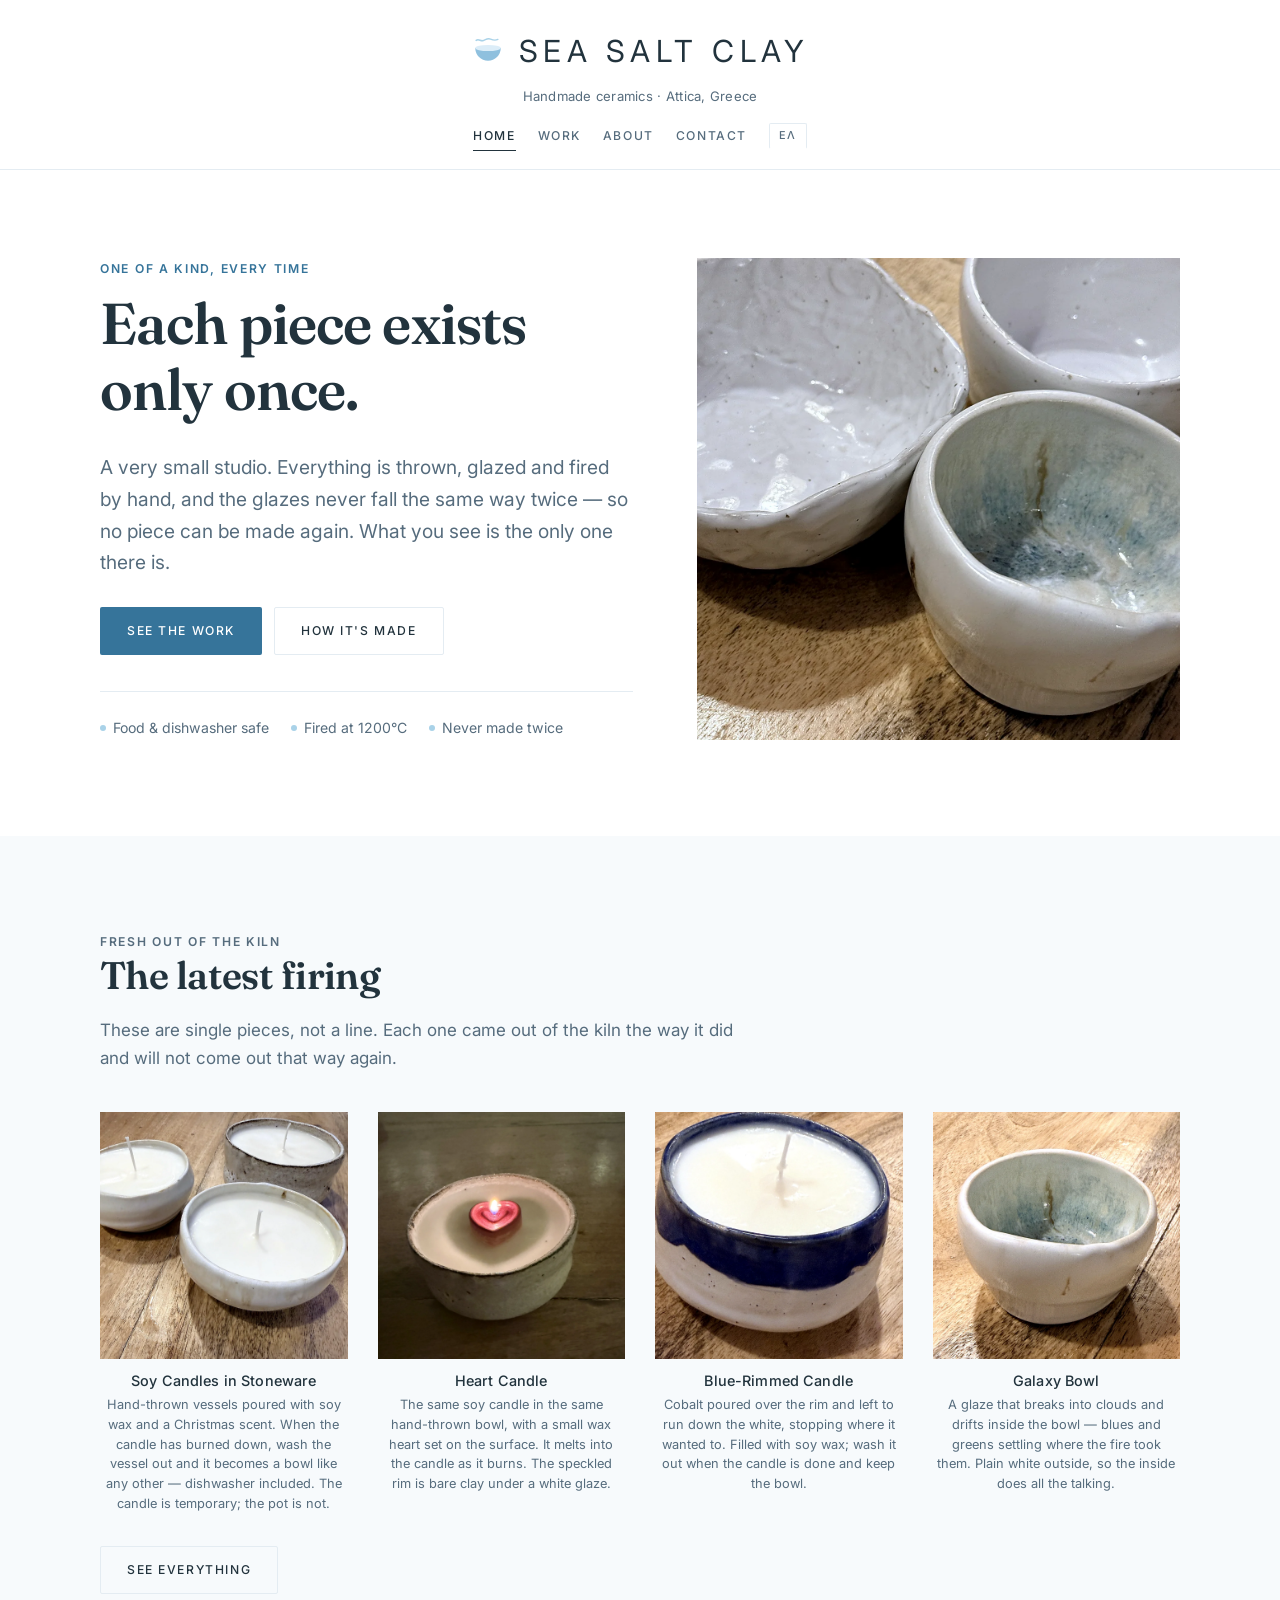
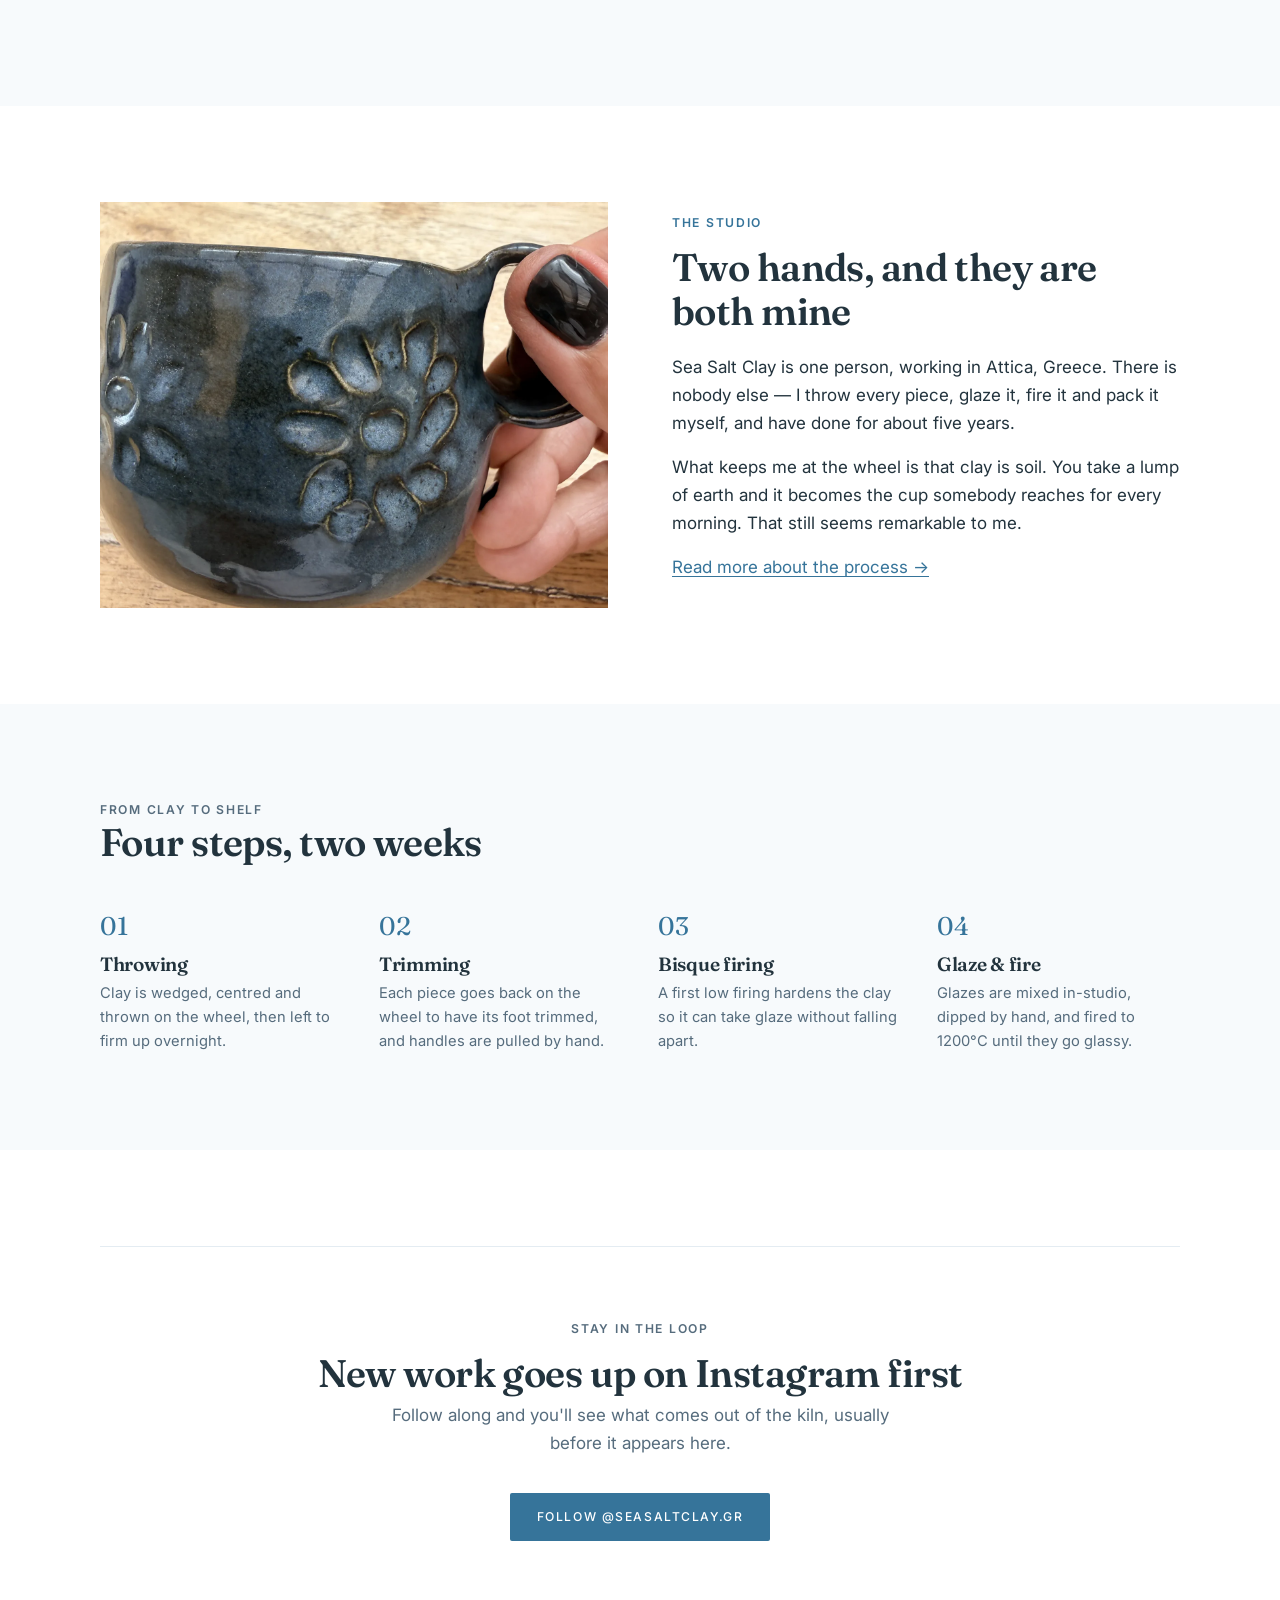
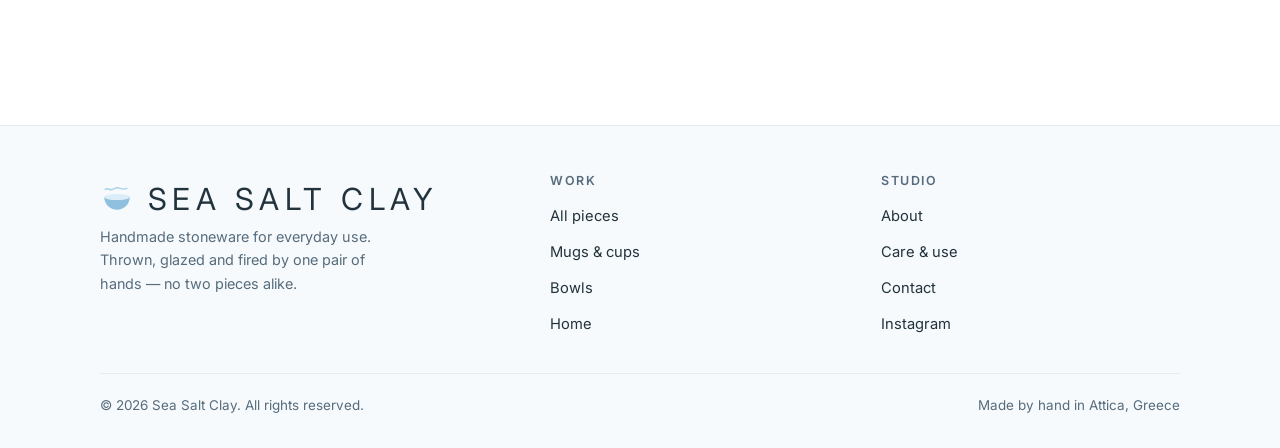
<file: index.html>
<!doctype html>
<html lang="en">
<head>
<meta charset="utf-8">
<meta name="viewport" content="width=device-width, initial-scale=1">
<title>Sea Salt Clay — Handmade Pottery</title>
<meta name="description" content="Wheel-thrown stoneware made in small batches on the coast. Mugs, bowls, vases and tableware for everyday use.">
<link rel="icon" href="assets/img/logo.svg">
<link rel="preconnect" href="https://fonts.googleapis.com">
<link rel="preconnect" href="https://fonts.gstatic.com" crossorigin>
<link href="https://fonts.googleapis.com/css2?family=Fraunces:opsz,wght@9..144,400;9..144,600&family=Inter:wght@400;500;600&display=swap" rel="stylesheet">
<link rel="stylesheet" href="css/styles.css">
<link rel="alternate" hreflang="en" href="index.html">
<link rel="alternate" hreflang="el" href="el/index.html">
</head>
<body>
<a class="skip-link" href="#main">Skip to content</a>

<header class="site-header">
  <div class="wrap site-header__inner">
    <a class="brand" href="index.html">
      <svg class="brand__mark" viewBox="0 0 40 40" aria-hidden="true">
        <path d="M6 7.5c3.2-2.2 5.4 1.4 8.4.2S19.8 4.6 23 6s5.4 2 8.6.4" fill="none" stroke="#A9D2E8" stroke-width="1.7" stroke-linecap="round"/>
        <path d="M5 16.5h30c0 8.3-6.7 15-15 15s-15-6.7-15-15z" fill="#8FC0DE"/>
        <ellipse cx="20" cy="16.5" rx="15" ry="3.6" fill="#DCEDF8"/>
      </svg>
      Sea Salt Clay
    </a>
    <p class="brand__tag">Handmade ceramics · Attica, Greece</p>
    <button class="nav-toggle" aria-expanded="false" aria-controls="nav" aria-label="Menu">
      <svg width="20" height="20" viewBox="0 0 20 20" fill="none" stroke="currentColor" stroke-width="1.8" stroke-linecap="round"><path d="M3 6h14M3 10h14M3 14h14"/></svg>
    </button>
    <nav class="nav" id="nav">
      <a href="index.html" aria-current="page">Home</a>
      <a href="work.html">Work</a>
      <a href="about.html">About</a>
      <a href="contact.html">Contact</a>
      <a class="nav__lang" href="el/index.html" hreflang="el" lang="el">ΕΛ</a>
    </nav>
  </div>
</header>

<main id="main">

  <section class="hero wrap">
    <div class="hero__grid">
      <div>
        <p class="eyebrow">One of a kind, every time</p>
        <h1>Each piece exists only once.</h1>
        <p class="hero__lede">A very small studio. Everything is thrown, glazed and fired by hand, and the glazes never fall the same way twice — so no piece can be made again. What you see is the only one there is.</p>
        <div class="hero__actions">
          <a class="btn btn--primary" href="work.html">See the work</a>
          <a class="btn btn--ghost" href="about.html">How it's made</a>
        </div>
        <div class="hero__meta">
          <span>Food &amp; dishwasher safe</span>
          <span>Fired at 1200&deg;C</span>
          <span>Never made twice</span>
        </div>
      </div>
      <div class="hero__art hero__art--photo">
        <img src="assets/img/three-bowls-wide.webp" alt="Three small bowls side by side: plain white, pinched, and one with a blue-green glaze pooling inside" width="1600" height="1200">
      </div>
    </div>
  </section>

  <section class="section section--tint">
    <div class="wrap">
      <div class="section-head">
        <p class="eyebrow">Fresh out of the kiln</p>
        <h2>The latest firing</h2>
        <p>These are single pieces, not a line. Each one came out of the kiln the way it did and will not come out that way again.</p>
      </div>
      <ul class="grid" id="featured-grid"></ul>
      <p style="margin-top:2rem"><a class="btn btn--ghost" href="work.html">See everything</a></p>
    </div>
  </section>

  <section class="section wrap">
    <div class="split">
      <div class="split__art split__art--photo">
        <img src="assets/img/daisy-mug-wide.webp" alt="A blue-grey mug with carved daisies, held in one hand" width="1600" height="1200" loading="lazy">
      </div>
      <div>
        <p class="eyebrow">The studio</p>
        <h2>Two hands, and they are both mine</h2>
        <p>Sea Salt Clay is one person, working in Attica, Greece. There is nobody else — I throw every piece, glaze it, fire it and pack it myself, and have done for about five years.</p>
        <p>What keeps me at the wheel is that clay is soil. You take a lump of earth and it becomes the cup somebody reaches for every morning. That still seems remarkable to me.</p>
        <p><a href="about.html">Read more about the process &rarr;</a></p>
      </div>
    </div>
  </section>

  <section class="section section--tint">
    <div class="wrap">
      <div class="section-head">
        <p class="eyebrow">From clay to shelf</p>
        <h2>Four steps, two weeks</h2>
      </div>
      <ol class="steps">
        <li>
          <h3>Throwing</h3>
          <p>Clay is wedged, centred and thrown on the wheel, then left to firm up overnight.</p>
        </li>
        <li>
          <h3>Trimming</h3>
          <p>Each piece goes back on the wheel to have its foot trimmed, and handles are pulled by hand.</p>
        </li>
        <li>
          <h3>Bisque firing</h3>
          <p>A first low firing hardens the clay so it can take glaze without falling apart.</p>
        </li>
        <li>
          <h3>Glaze &amp; fire</h3>
          <p>Glazes are mixed in-studio, dipped by hand, and fired to 1200&deg;C until they go glassy.</p>
        </li>
      </ol>
    </div>
  </section>

  <section class="section wrap">
    <div class="callout">
      <p class="eyebrow">Stay in the loop</p>
      <h2>New work goes up on Instagram first</h2>
      <p>Follow along and you'll see what comes out of the kiln, usually before it appears here.</p>
      <a class="btn btn--primary" href="https://www.instagram.com/seasaltclay.gr/" rel="me noopener" target="_blank">Follow @seasaltclay.gr</a>
    </div>
  </section>

</main>

<footer class="site-footer">
  <div class="wrap">
    <div class="site-footer__grid">
      <div>
        <a class="brand" href="index.html">
          <svg class="brand__mark" viewBox="0 0 40 40" aria-hidden="true">
            <path d="M6 7.5c3.2-2.2 5.4 1.4 8.4.2S19.8 4.6 23 6s5.4 2 8.6.4" fill="none" stroke="#A9D2E8" stroke-width="1.7" stroke-linecap="round"/>
            <path d="M5 16.5h30c0 8.3-6.7 15-15 15s-15-6.7-15-15z" fill="#8FC0DE"/>
            <ellipse cx="20" cy="16.5" rx="15" ry="3.6" fill="#DCEDF8"/>
          </svg>
          Sea Salt Clay
        </a>
        <p>Handmade stoneware for everyday use. Thrown, glazed and fired by one pair of hands — no two pieces alike.</p>
      </div>
      <div>
        <h4>Work</h4>
        <ul>
          <li><a href="work.html">All pieces</a></li>
          <li><a href="work.html#grid">Mugs &amp; cups</a></li>
          <li><a href="work.html#grid">Bowls</a></li>
          <li><a href="work.html#grid">Home</a></li>
        </ul>
      </div>
      <div>
        <h4>Studio</h4>
        <ul>
          <li><a href="about.html">About</a></li>
          <li><a href="about.html#care">Care &amp; use</a></li>
          <li><a href="contact.html">Contact</a></li>
          <li><a href="https://www.instagram.com/seasaltclay.gr/" rel="me noopener" target="_blank">Instagram</a></li>
        </ul>
      </div>
    </div>
    <div class="site-footer__base">
      <span>&copy; <span data-year>2026</span> Sea Salt Clay. All rights reserved.</span>
      <span>Made by hand in Attica, Greece</span>
    </div>
  </div>
</footer>

<script>window.SITE = { root: "", lang: "en" };</script>
<script src="js/products.js"></script>
<script src="js/main.js"></script>
</body>
</html>
</file>
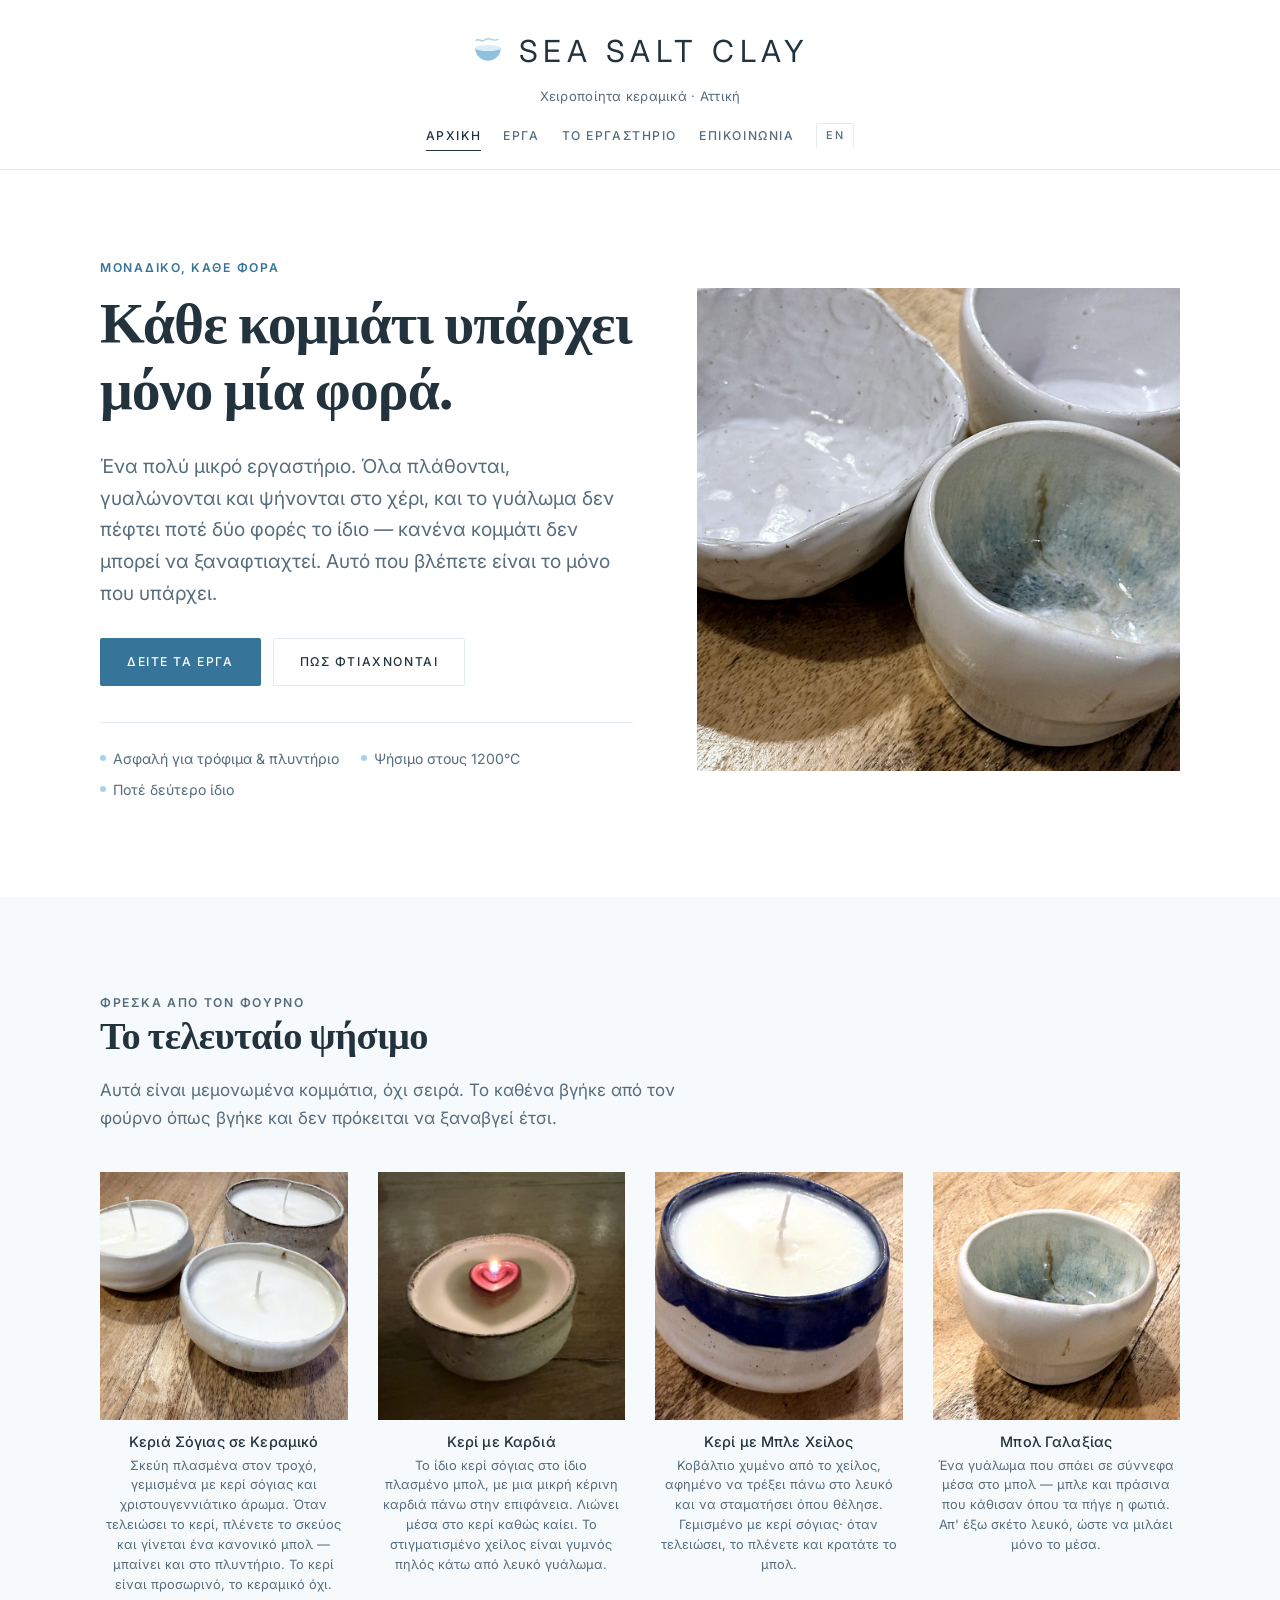
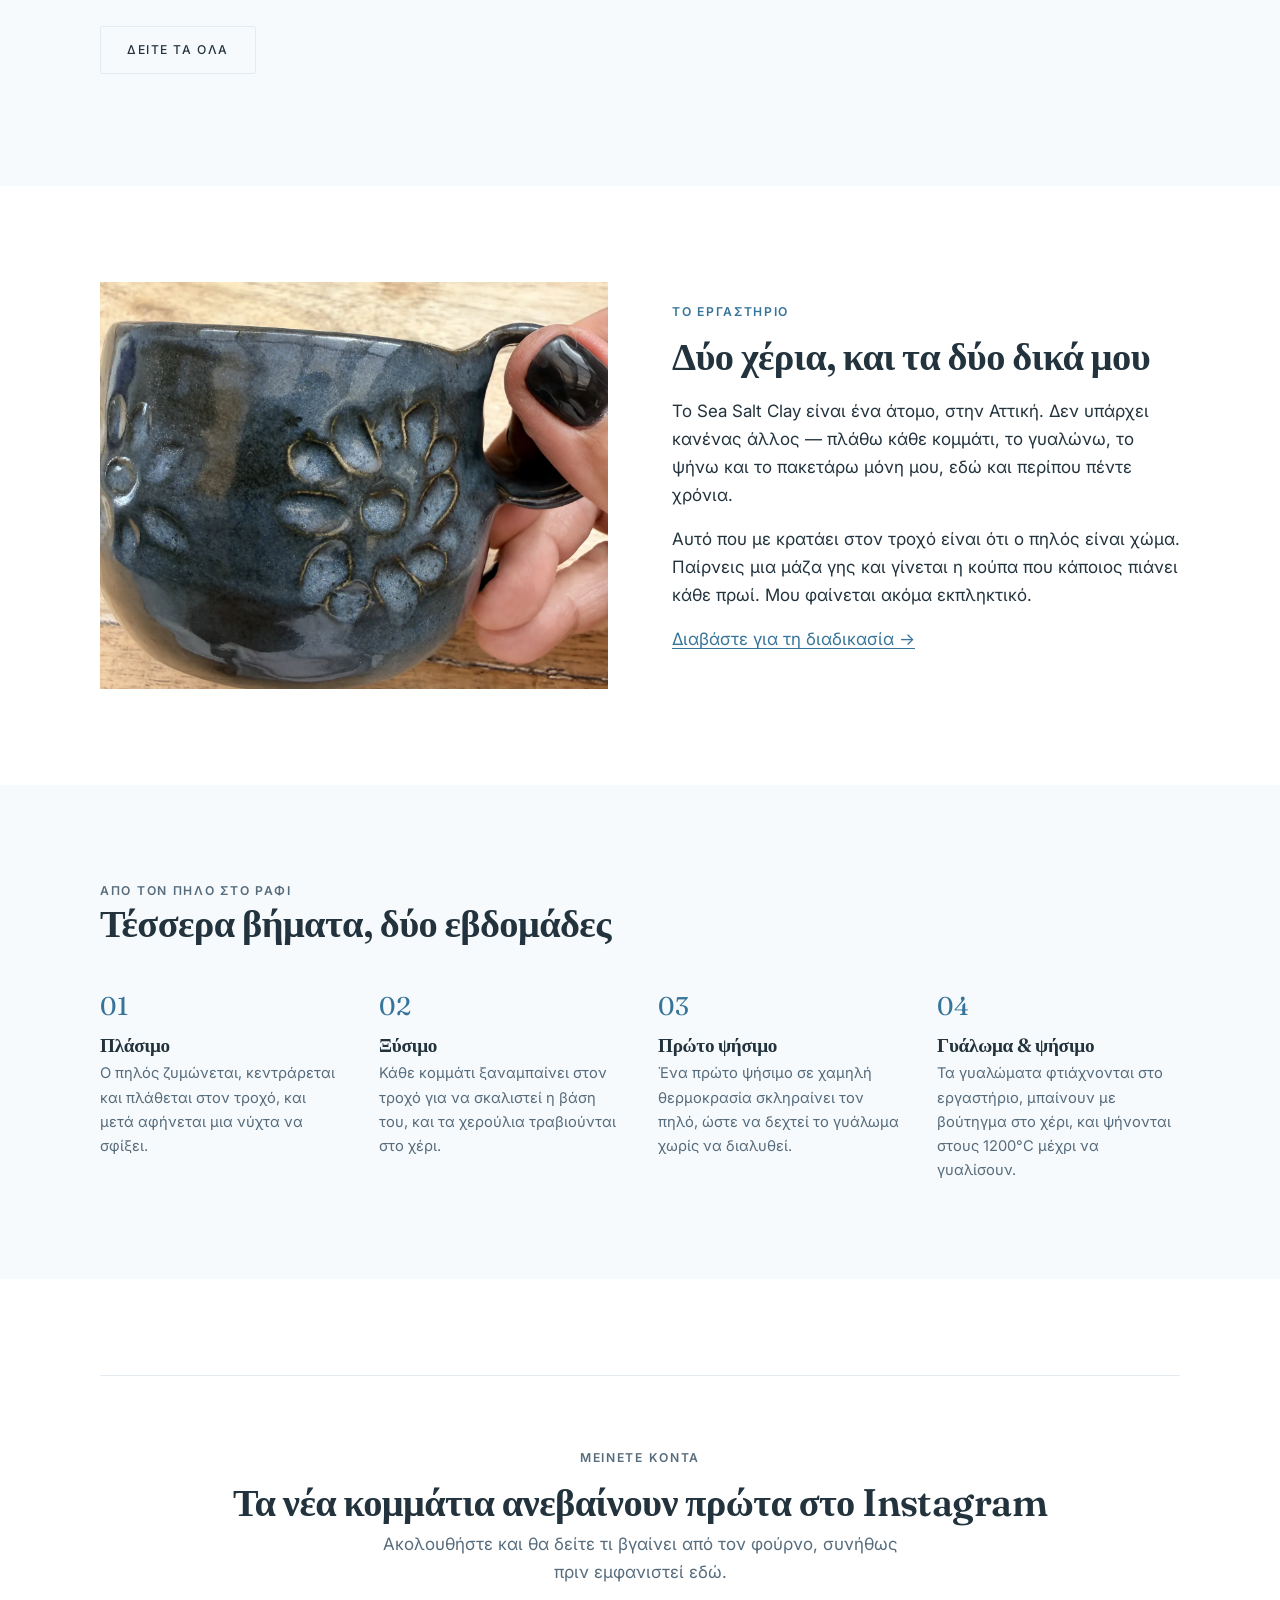
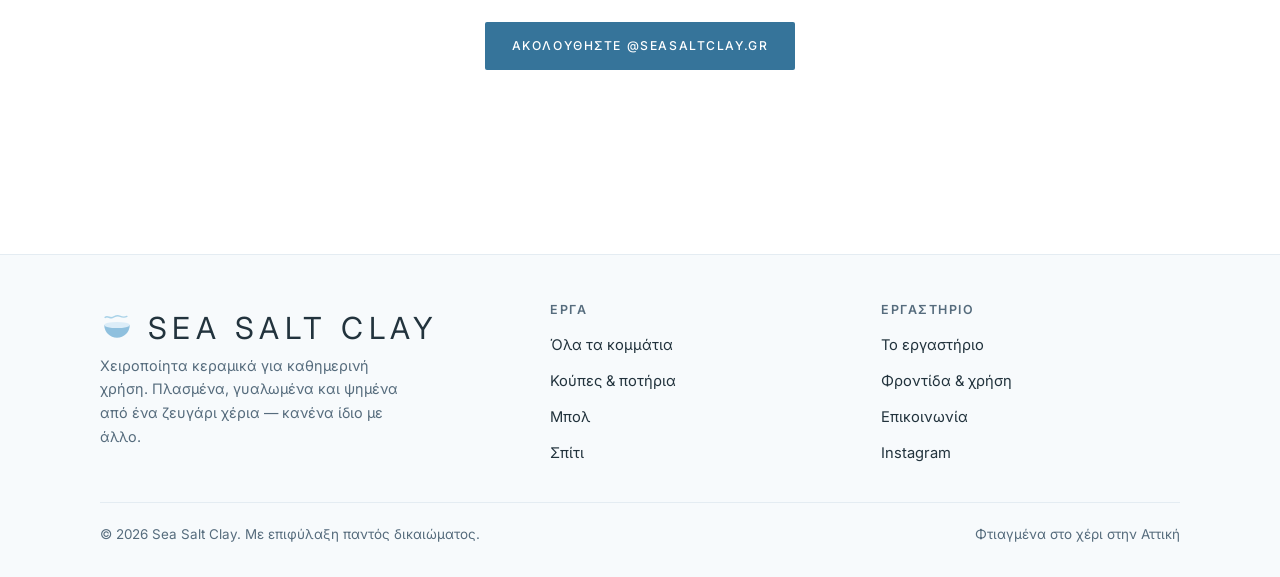
<file: el/index.html>
<!doctype html>
<html lang="el">
<head>
<meta charset="utf-8">
<meta name="viewport" content="width=device-width, initial-scale=1">
<title>Sea Salt Clay — Χειροποίητα Κεραμικά</title>
<meta name="description" content="Μοναδικά κεραμικά, φτιαγμένα ένα-ένα στο χέρι στην Αττική. Κούπες, μπολ, βάζα και σκεύη για καθημερινή χρήση.">
<link rel="icon" href="../assets/img/logo.svg">
<link rel="preconnect" href="https://fonts.googleapis.com">
<link rel="preconnect" href="https://fonts.gstatic.com" crossorigin>
<link href="https://fonts.googleapis.com/css2?family=Fraunces:opsz,wght@9..144,400;9..144,600&family=Inter:wght@400;500;600&display=swap" rel="stylesheet">
<link rel="stylesheet" href="../css/styles.css">
<link rel="alternate" hreflang="en" href="../index.html">
<link rel="alternate" hreflang="el" href="index.html">
</head>
<body>
<a class="skip-link" href="#main">Στο περιεχόμενο</a>

<header class="site-header">
  <div class="wrap site-header__inner">
    <a class="brand" href="index.html">
      <svg class="brand__mark" viewBox="0 0 40 40" aria-hidden="true">
        <path d="M6 7.5c3.2-2.2 5.4 1.4 8.4.2S19.8 4.6 23 6s5.4 2 8.6.4" fill="none" stroke="#A9D2E8" stroke-width="1.7" stroke-linecap="round"/>
        <path d="M5 16.5h30c0 8.3-6.7 15-15 15s-15-6.7-15-15z" fill="#8FC0DE"/>
        <ellipse cx="20" cy="16.5" rx="15" ry="3.6" fill="#DCEDF8"/>
      </svg>
      Sea Salt Clay
    </a>
    <p class="brand__tag">Χειροποίητα κεραμικά · Αττική</p>
    <button class="nav-toggle" aria-expanded="false" aria-controls="nav" aria-label="Μενού">
      <svg width="20" height="20" viewBox="0 0 20 20" fill="none" stroke="currentColor" stroke-width="1.8" stroke-linecap="round"><path d="M3 6h14M3 10h14M3 14h14"/></svg>
    </button>
    <nav class="nav" id="nav">
      <a href="index.html" aria-current="page">Αρχική</a>
      <a href="work.html">Έργα</a>
      <a href="about.html">Το εργαστήριο</a>
      <a href="contact.html">Επικοινωνία</a>
      <a class="nav__lang" href="../index.html" hreflang="en" lang="en">EN</a>
    </nav>
  </div>
</header>

<main id="main">

  <section class="hero wrap">
    <div class="hero__grid">
      <div>
        <p class="eyebrow">Μοναδικό, κάθε φορά</p>
        <h1>Κάθε κομμάτι υπάρχει μόνο μία φορά.</h1>
        <p class="hero__lede">Ένα πολύ μικρό εργαστήριο. Όλα πλάθονται, γυαλώνονται και ψήνονται στο χέρι, και το γυάλωμα δεν πέφτει ποτέ δύο φορές το ίδιο — κανένα κομμάτι δεν μπορεί να ξαναφτιαχτεί. Αυτό που βλέπετε είναι το μόνο που υπάρχει.</p>
        <div class="hero__actions">
          <a class="btn btn--primary" href="work.html">Δείτε τα έργα</a>
          <a class="btn btn--ghost" href="about.html">Πώς φτιάχνονται</a>
        </div>
        <div class="hero__meta">
          <span>Ασφαλή για τρόφιμα &amp; πλυντήριο</span>
          <span>Ψήσιμο στους 1200&deg;C</span>
          <span>Ποτέ δεύτερο ίδιο</span>
        </div>
      </div>
      <div class="hero__art hero__art--photo">
        <img src="../assets/img/three-bowls-wide.webp" alt="Τρία μικρά μπολ δίπλα δίπλα: σκέτο λευκό, τσιμπητό, και ένα με μπλε-πράσινο γυάλωμα μέσα" width="1600" height="1200">
      </div>
    </div>
  </section>

  <section class="section section--tint">
    <div class="wrap">
      <div class="section-head">
        <p class="eyebrow">Φρέσκα από τον φούρνο</p>
        <h2>Το τελευταίο ψήσιμο</h2>
        <p>Αυτά είναι μεμονωμένα κομμάτια, όχι σειρά. Το καθένα βγήκε από τον φούρνο όπως βγήκε και δεν πρόκειται να ξαναβγεί έτσι.</p>
      </div>
      <ul class="grid" id="featured-grid"></ul>
      <p style="margin-top:2rem"><a class="btn btn--ghost" href="work.html">Δείτε τα όλα</a></p>
    </div>
  </section>

  <section class="section wrap">
    <div class="split">
      <div class="split__art split__art--photo">
        <img src="../assets/img/daisy-mug-wide.webp" alt="Γκριζογάλανη κούπα με σκαλισμένες μαργαρίτες, σε ένα χέρι" width="1600" height="1200" loading="lazy">
      </div>
      <div>
        <p class="eyebrow">Το εργαστήριο</p>
        <h2>Δύο χέρια, και τα δύο δικά μου</h2>
        <p>Το Sea Salt Clay είναι ένα άτομο, στην Αττική. Δεν υπάρχει κανένας άλλος — πλάθω κάθε κομμάτι, το γυαλώνω, το ψήνω και το πακετάρω μόνη μου, εδώ και περίπου πέντε χρόνια.</p>
        <p>Αυτό που με κρατάει στον τροχό είναι ότι ο πηλός είναι χώμα. Παίρνεις μια μάζα γης και γίνεται η κούπα που κάποιος πιάνει κάθε πρωί. Μου φαίνεται ακόμα εκπληκτικό.</p>
        <p><a href="about.html">Διαβάστε για τη διαδικασία &rarr;</a></p>
      </div>
    </div>
  </section>

  <section class="section section--tint">
    <div class="wrap">
      <div class="section-head">
        <p class="eyebrow">Από τον πηλό στο ράφι</p>
        <h2>Τέσσερα βήματα, δύο εβδομάδες</h2>
      </div>
      <ol class="steps">
        <li>
          <h3>Πλάσιμο</h3>
          <p>Ο πηλός ζυμώνεται, κεντράρεται και πλάθεται στον τροχό, και μετά αφήνεται μια νύχτα να σφίξει.</p>
        </li>
        <li>
          <h3>Ξύσιμο</h3>
          <p>Κάθε κομμάτι ξαναμπαίνει στον τροχό για να σκαλιστεί η βάση του, και τα χερούλια τραβιούνται στο χέρι.</p>
        </li>
        <li>
          <h3>Πρώτο ψήσιμο</h3>
          <p>Ένα πρώτο ψήσιμο σε χαμηλή θερμοκρασία σκληραίνει τον πηλό, ώστε να δεχτεί το γυάλωμα χωρίς να διαλυθεί.</p>
        </li>
        <li>
          <h3>Γυάλωμα &amp; ψήσιμο</h3>
          <p>Τα γυαλώματα φτιάχνονται στο εργαστήριο, μπαίνουν με βούτηγμα στο χέρι, και ψήνονται στους 1200&deg;C μέχρι να γυαλίσουν.</p>
        </li>
      </ol>
    </div>
  </section>

  <section class="section wrap">
    <div class="callout">
      <p class="eyebrow">Μείνετε κοντά</p>
      <h2>Τα νέα κομμάτια ανεβαίνουν πρώτα στο Instagram</h2>
      <p>Ακολουθήστε και θα δείτε τι βγαίνει από τον φούρνο, συνήθως πριν εμφανιστεί εδώ.</p>
      <a class="btn btn--primary" href="https://www.instagram.com/seasaltclay.gr/" rel="me noopener" target="_blank">Ακολουθήστε @seasaltclay.gr</a>
    </div>
  </section>

</main>

<footer class="site-footer">
  <div class="wrap">
    <div class="site-footer__grid">
      <div>
        <a class="brand" href="index.html">
          <svg class="brand__mark" viewBox="0 0 40 40" aria-hidden="true">
            <path d="M6 7.5c3.2-2.2 5.4 1.4 8.4.2S19.8 4.6 23 6s5.4 2 8.6.4" fill="none" stroke="#A9D2E8" stroke-width="1.7" stroke-linecap="round"/>
            <path d="M5 16.5h30c0 8.3-6.7 15-15 15s-15-6.7-15-15z" fill="#8FC0DE"/>
            <ellipse cx="20" cy="16.5" rx="15" ry="3.6" fill="#DCEDF8"/>
          </svg>
          Sea Salt Clay
        </a>
        <p>Χειροποίητα κεραμικά για καθημερινή χρήση. Πλασμένα, γυαλωμένα και ψημένα από ένα ζευγάρι χέρια — κανένα ίδιο με άλλο.</p>
      </div>
      <div>
        <h4>Έργα</h4>
        <ul>
          <li><a href="work.html">Όλα τα κομμάτια</a></li>
          <li><a href="work.html#grid">Κούπες &amp; ποτήρια</a></li>
          <li><a href="work.html#grid">Μπολ</a></li>
          <li><a href="work.html#grid">Σπίτι</a></li>
        </ul>
      </div>
      <div>
        <h4>Εργαστήριο</h4>
        <ul>
          <li><a href="about.html">Το εργαστήριο</a></li>
          <li><a href="about.html#care">Φροντίδα &amp; χρήση</a></li>
          <li><a href="contact.html">Επικοινωνία</a></li>
          <li><a href="https://www.instagram.com/seasaltclay.gr/" rel="me noopener" target="_blank">Instagram</a></li>
        </ul>
      </div>
    </div>
    <div class="site-footer__base">
      <span>&copy; <span data-year>2026</span> Sea Salt Clay. Με επιφύλαξη παντός δικαιώματος.</span>
      <span>Φτιαγμένα στο χέρι στην Αττική</span>
    </div>
  </div>
</footer>

<script>window.SITE = { root: "../", lang: "el" };</script>
<script src="../js/products.js"></script>
<script src="../js/main.js"></script>
</body>
</html>
</file>
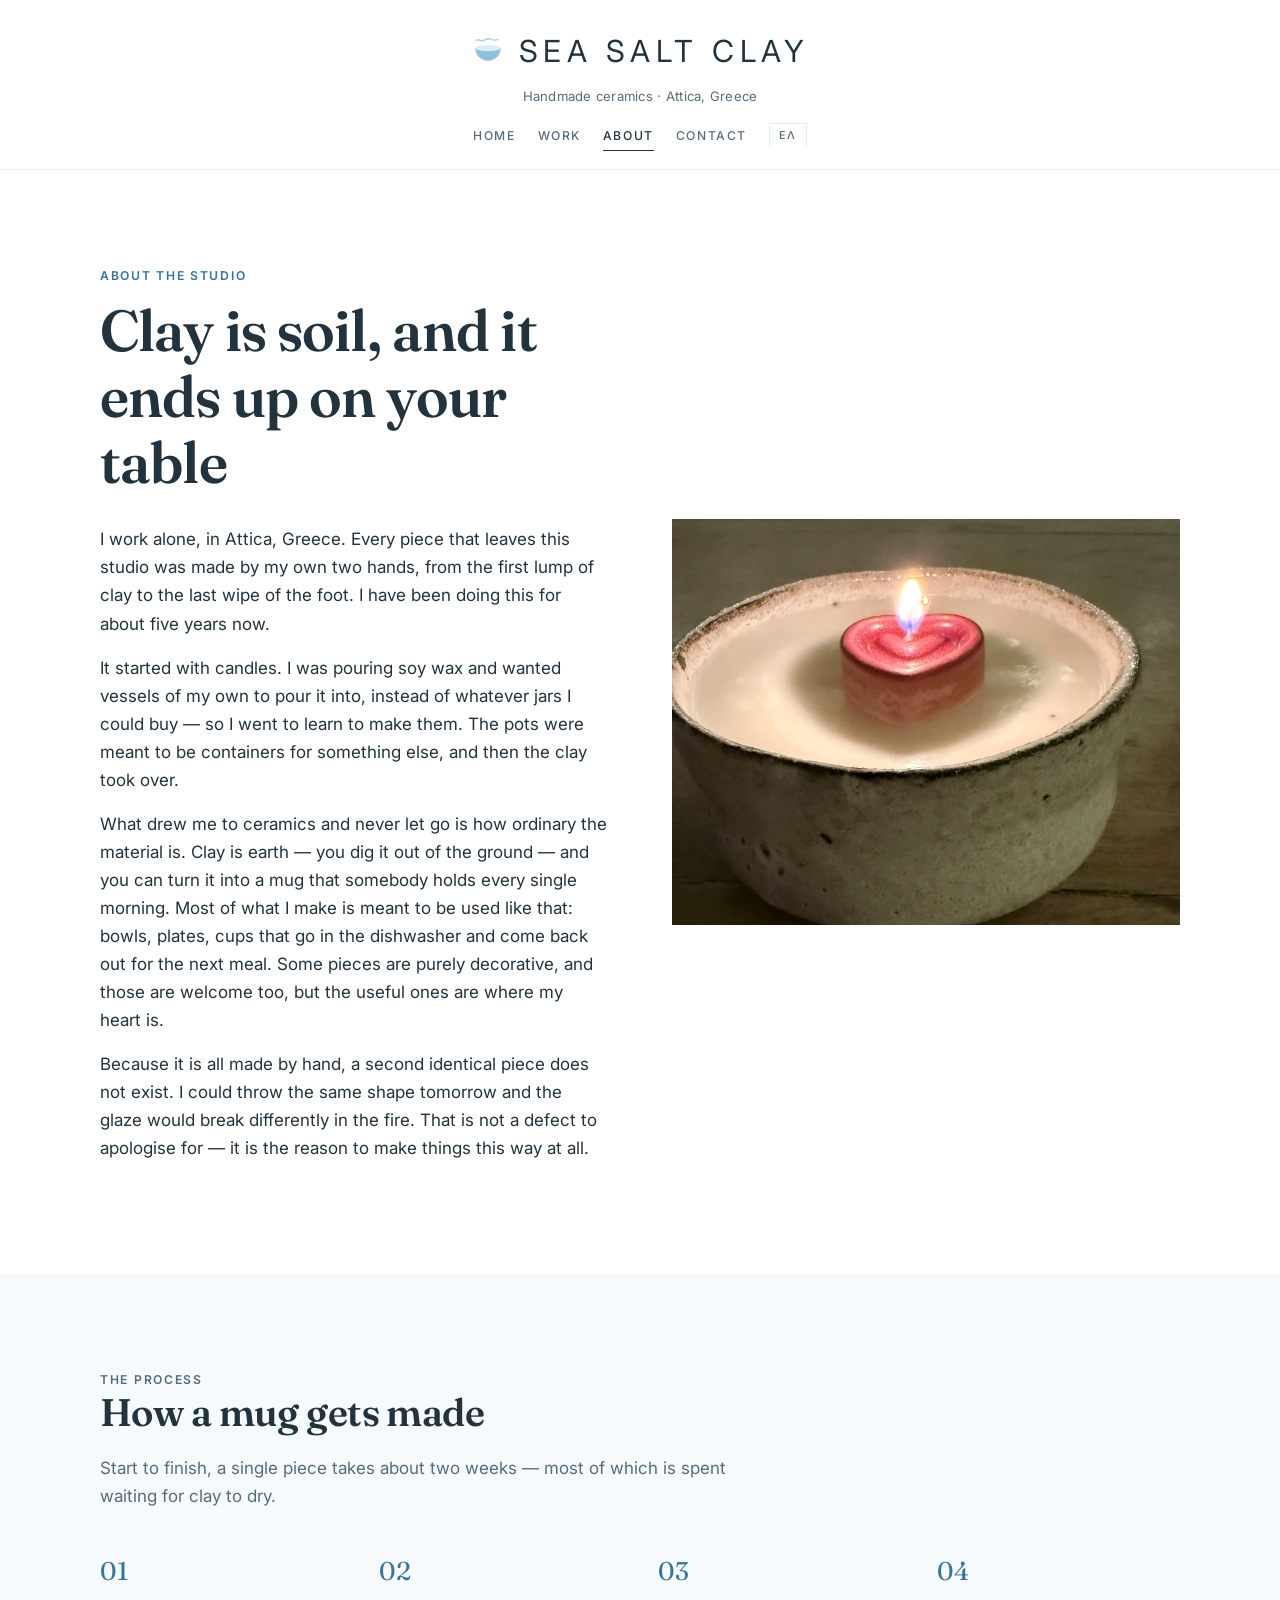
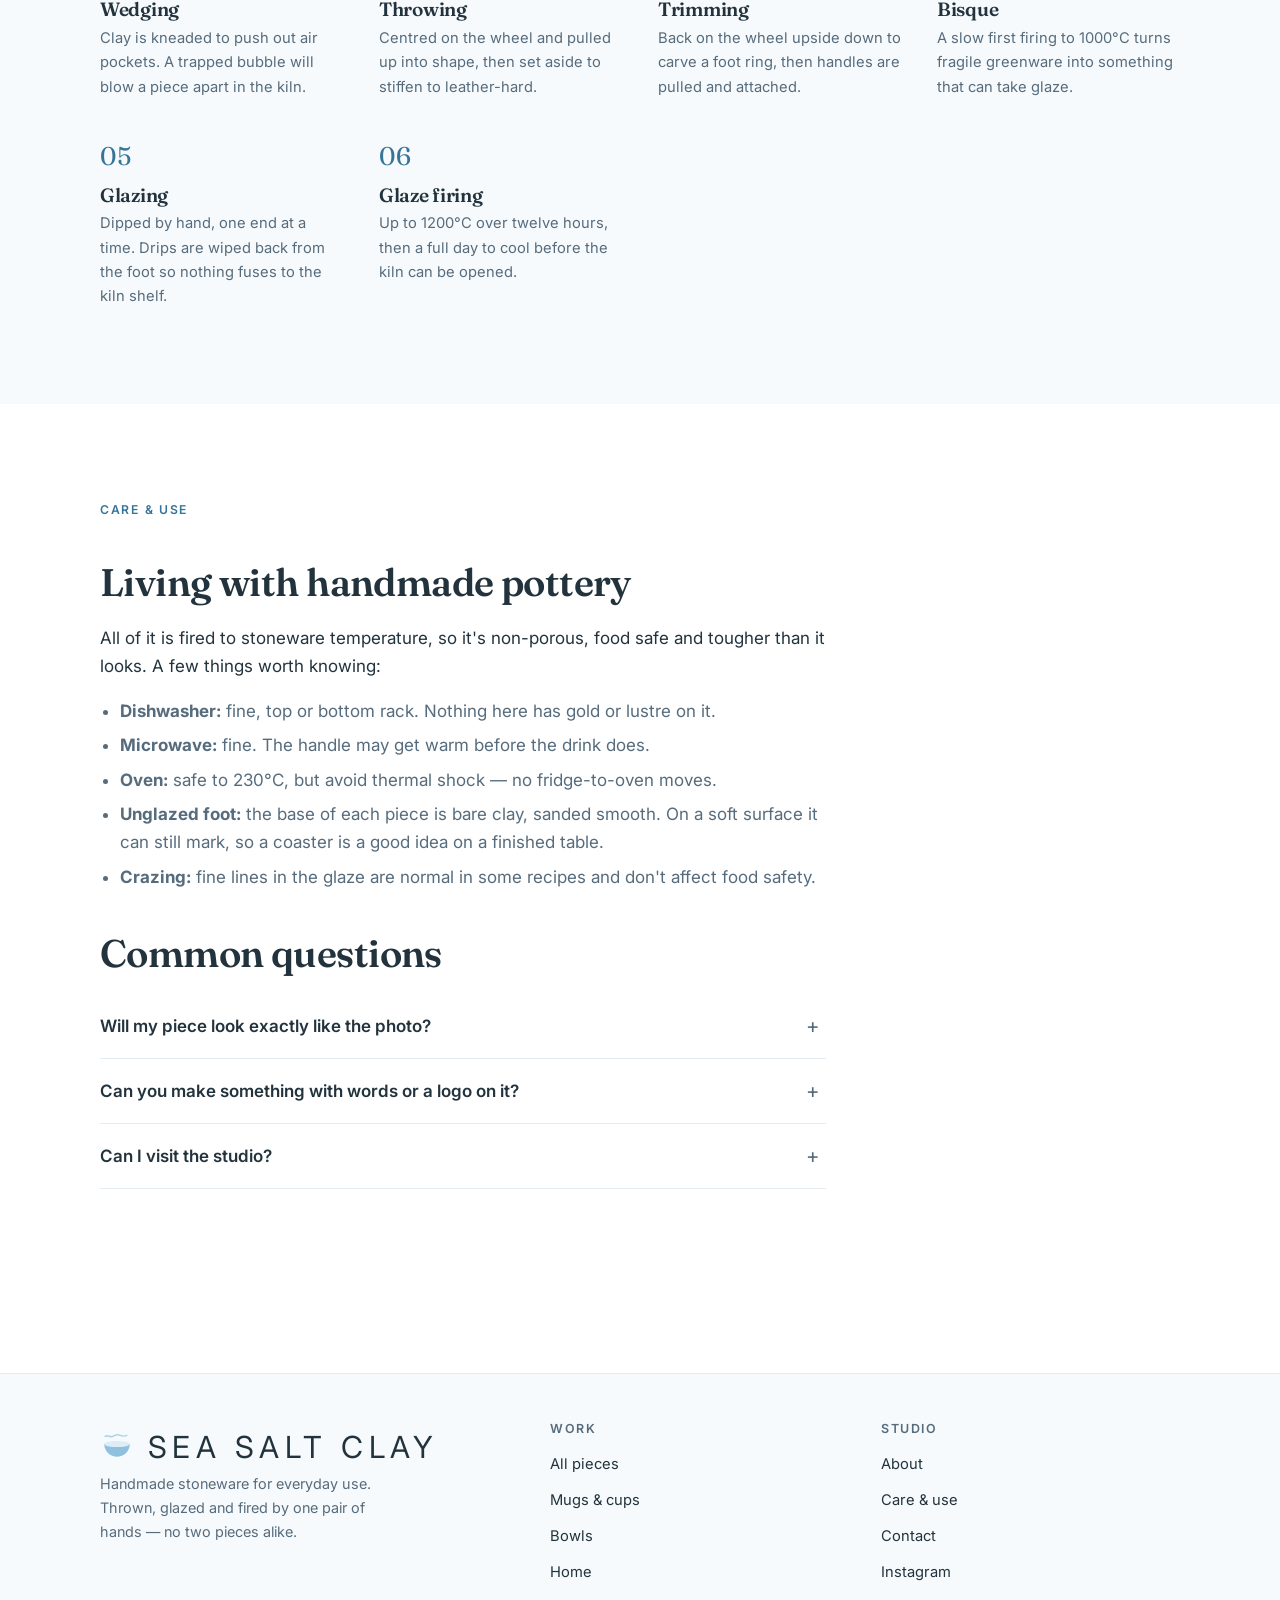
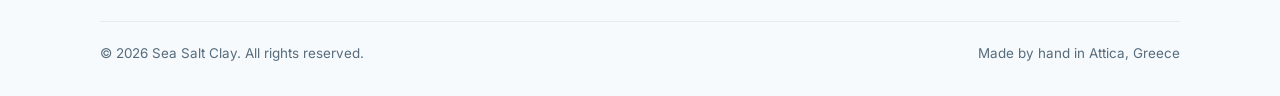
<file: about.html>
<!doctype html>
<html lang="en">
<head>
<meta charset="utf-8">
<meta name="viewport" content="width=device-width, initial-scale=1">
<title>About &amp; Process — Sea Salt Clay</title>
<meta name="description" content="How each piece is thrown, glazed and fired, plus care instructions and answers to common questions.">
<link rel="icon" href="assets/img/logo.svg">
<link rel="preconnect" href="https://fonts.googleapis.com">
<link rel="preconnect" href="https://fonts.gstatic.com" crossorigin>
<link href="https://fonts.googleapis.com/css2?family=Fraunces:opsz,wght@9..144,400;9..144,600&family=Inter:wght@400;500;600&display=swap" rel="stylesheet">
<link rel="stylesheet" href="css/styles.css">
<link rel="alternate" hreflang="en" href="about.html">
<link rel="alternate" hreflang="el" href="el/about.html">
</head>
<body>
<a class="skip-link" href="#main">Skip to content</a>

<header class="site-header">
  <div class="wrap site-header__inner">
    <a class="brand" href="index.html">
      <svg class="brand__mark" viewBox="0 0 40 40" aria-hidden="true">
        <path d="M6 7.5c3.2-2.2 5.4 1.4 8.4.2S19.8 4.6 23 6s5.4 2 8.6.4" fill="none" stroke="#A9D2E8" stroke-width="1.7" stroke-linecap="round"/>
        <path d="M5 16.5h30c0 8.3-6.7 15-15 15s-15-6.7-15-15z" fill="#8FC0DE"/>
        <ellipse cx="20" cy="16.5" rx="15" ry="3.6" fill="#DCEDF8"/>
      </svg>
      Sea Salt Clay
    </a>
    <p class="brand__tag">Handmade ceramics · Attica, Greece</p>
    <button class="nav-toggle" aria-expanded="false" aria-controls="nav" aria-label="Menu">
      <svg width="20" height="20" viewBox="0 0 20 20" fill="none" stroke="currentColor" stroke-width="1.8" stroke-linecap="round"><path d="M3 6h14M3 10h14M3 14h14"/></svg>
    </button>
    <nav class="nav" id="nav">
      <a href="index.html">Home</a>
      <a href="work.html">Work</a>
      <a href="about.html" aria-current="page">About</a>
      <a href="contact.html">Contact</a>
      <a class="nav__lang" href="el/about.html" hreflang="el" lang="el">ΕΛ</a>
    </nav>
  </div>
</header>

<main id="main">
  <section class="section wrap">
    <div class="split">
      <div>
        <p class="eyebrow">About the studio</p>
        <h1>Clay is soil, and it ends up on your table</h1>
        <p>I work alone, in Attica, Greece. Every piece that leaves this studio was made by my own two hands, from the first lump of clay to the last wipe of the foot. I have been doing this for about five years now.</p>
        <p>It started with candles. I was pouring soy wax and wanted vessels of my own to pour it into, instead of whatever jars I could buy — so I went to learn to make them. The pots were meant to be containers for something else, and then the clay took over.</p>
        <p>What drew me to ceramics and never let go is how ordinary the material is. Clay is earth — you dig it out of the ground — and you can turn it into a mug that somebody holds every single morning. Most of what I make is meant to be used like that: bowls, plates, cups that go in the dishwasher and come back out for the next meal. Some pieces are purely decorative, and those are welcome too, but the useful ones are where my heart is.</p>
        <p>Because it is all made by hand, a second identical piece does not exist. I could throw the same shape tomorrow and the glaze would break differently in the fire. That is not a defect to apologise for — it is the reason to make things this way at all.</p>
      </div>
      <div class="split__art split__art--photo">
        <img src="assets/img/heart-candle-wide.webp" alt="A lit candle in a stoneware bowl, the flame above a small red wax heart" width="1600" height="1200" loading="lazy">
      </div>
    </div>
  </section>

  <section class="section section--tint">
    <div class="wrap">
      <div class="section-head">
        <p class="eyebrow">The process</p>
        <h2>How a mug gets made</h2>
        <p>Start to finish, a single piece takes about two weeks — most of which is spent waiting for clay to dry.</p>
      </div>
      <ol class="steps">
        <li>
          <h3>Wedging</h3>
          <p>Clay is kneaded to push out air pockets. A trapped bubble will blow a piece apart in the kiln.</p>
        </li>
        <li>
          <h3>Throwing</h3>
          <p>Centred on the wheel and pulled up into shape, then set aside to stiffen to leather-hard.</p>
        </li>
        <li>
          <h3>Trimming</h3>
          <p>Back on the wheel upside down to carve a foot ring, then handles are pulled and attached.</p>
        </li>
        <li>
          <h3>Bisque</h3>
          <p>A slow first firing to 1000&deg;C turns fragile greenware into something that can take glaze.</p>
        </li>
        <li>
          <h3>Glazing</h3>
          <p>Dipped by hand, one end at a time. Drips are wiped back from the foot so nothing fuses to the kiln shelf.</p>
        </li>
        <li>
          <h3>Glaze firing</h3>
          <p>Up to 1200&deg;C over twelve hours, then a full day to cool before the kiln can be opened.</p>
        </li>
      </ol>
    </div>
  </section>

  <section class="section wrap" id="care">
    <div class="prose">
      <p class="eyebrow">Care &amp; use</p>
      <h2>Living with handmade pottery</h2>
      <p>All of it is fired to stoneware temperature, so it's non-porous, food safe and tougher than it looks. A few things worth knowing:</p>
      <ul>
        <li><strong>Dishwasher:</strong> fine, top or bottom rack. Nothing here has gold or lustre on it.</li>
        <li><strong>Microwave:</strong> fine. The handle may get warm before the drink does.</li>
        <li><strong>Oven:</strong> safe to 230&deg;C, but avoid thermal shock — no fridge-to-oven moves.</li>
        <li><strong>Unglazed foot:</strong> the base of each piece is bare clay, sanded smooth. On a soft surface it can still mark, so a coaster is a good idea on a finished table.</li>
        <li><strong>Crazing:</strong> fine lines in the glaze are normal in some recipes and don't affect food safety.</li>
      </ul>

      <h2>Common questions</h2>

      <details class="faq">
        <summary>Will my piece look exactly like the photo?</summary>
        <p>Close, but not identical. Each item is made and glazed by hand, so size can vary by a few millimetres and glaze colour shifts between firings. If you need an exact match to something you already own, say so and we'll work from it.</p>
      </details>



      <details class="faq">
        <summary>Can you make something with words or a logo on it?</summary>
        <p>Yes, that's something I do — a logo, a name, a date or a line of your own, fired onto the clay. Get in touch and describe what you have in mind.</p>
      </details>

      <details class="faq">
        <summary>Can I visit the studio?</summary>
        <p>Yes, by appointment. It's a working space rather than a storefront, so get in touch first and we'll find a time.</p>
      </details>
    </div>
  </section>
</main>

<footer class="site-footer">
  <div class="wrap">
    <div class="site-footer__grid">
      <div>
        <a class="brand" href="index.html">
          <svg class="brand__mark" viewBox="0 0 40 40" aria-hidden="true">
            <path d="M6 7.5c3.2-2.2 5.4 1.4 8.4.2S19.8 4.6 23 6s5.4 2 8.6.4" fill="none" stroke="#A9D2E8" stroke-width="1.7" stroke-linecap="round"/>
            <path d="M5 16.5h30c0 8.3-6.7 15-15 15s-15-6.7-15-15z" fill="#8FC0DE"/>
            <ellipse cx="20" cy="16.5" rx="15" ry="3.6" fill="#DCEDF8"/>
          </svg>
          Sea Salt Clay
        </a>
        <p>Handmade stoneware for everyday use. Thrown, glazed and fired by one pair of hands — no two pieces alike.</p>
      </div>
      <div>
        <h4>Work</h4>
        <ul>
          <li><a href="work.html">All pieces</a></li>
          <li><a href="work.html#grid">Mugs &amp; cups</a></li>
          <li><a href="work.html#grid">Bowls</a></li>
          <li><a href="work.html#grid">Home</a></li>
        </ul>
      </div>
      <div>
        <h4>Studio</h4>
        <ul>
          <li><a href="about.html">About</a></li>
          <li><a href="about.html#care">Care &amp; use</a></li>
          <li><a href="contact.html">Contact</a></li>
          <li><a href="https://www.instagram.com/seasaltclay.gr/" rel="me noopener" target="_blank">Instagram</a></li>
        </ul>
      </div>
    </div>
    <div class="site-footer__base">
      <span>&copy; <span data-year>2026</span> Sea Salt Clay. All rights reserved.</span>
      <span>Made by hand in Attica, Greece</span>
    </div>
  </div>
</footer>

<script>window.SITE = { root: "", lang: "en" };</script>
<script src="js/products.js"></script>
<script src="js/main.js"></script>
</body>
</html>
</file>
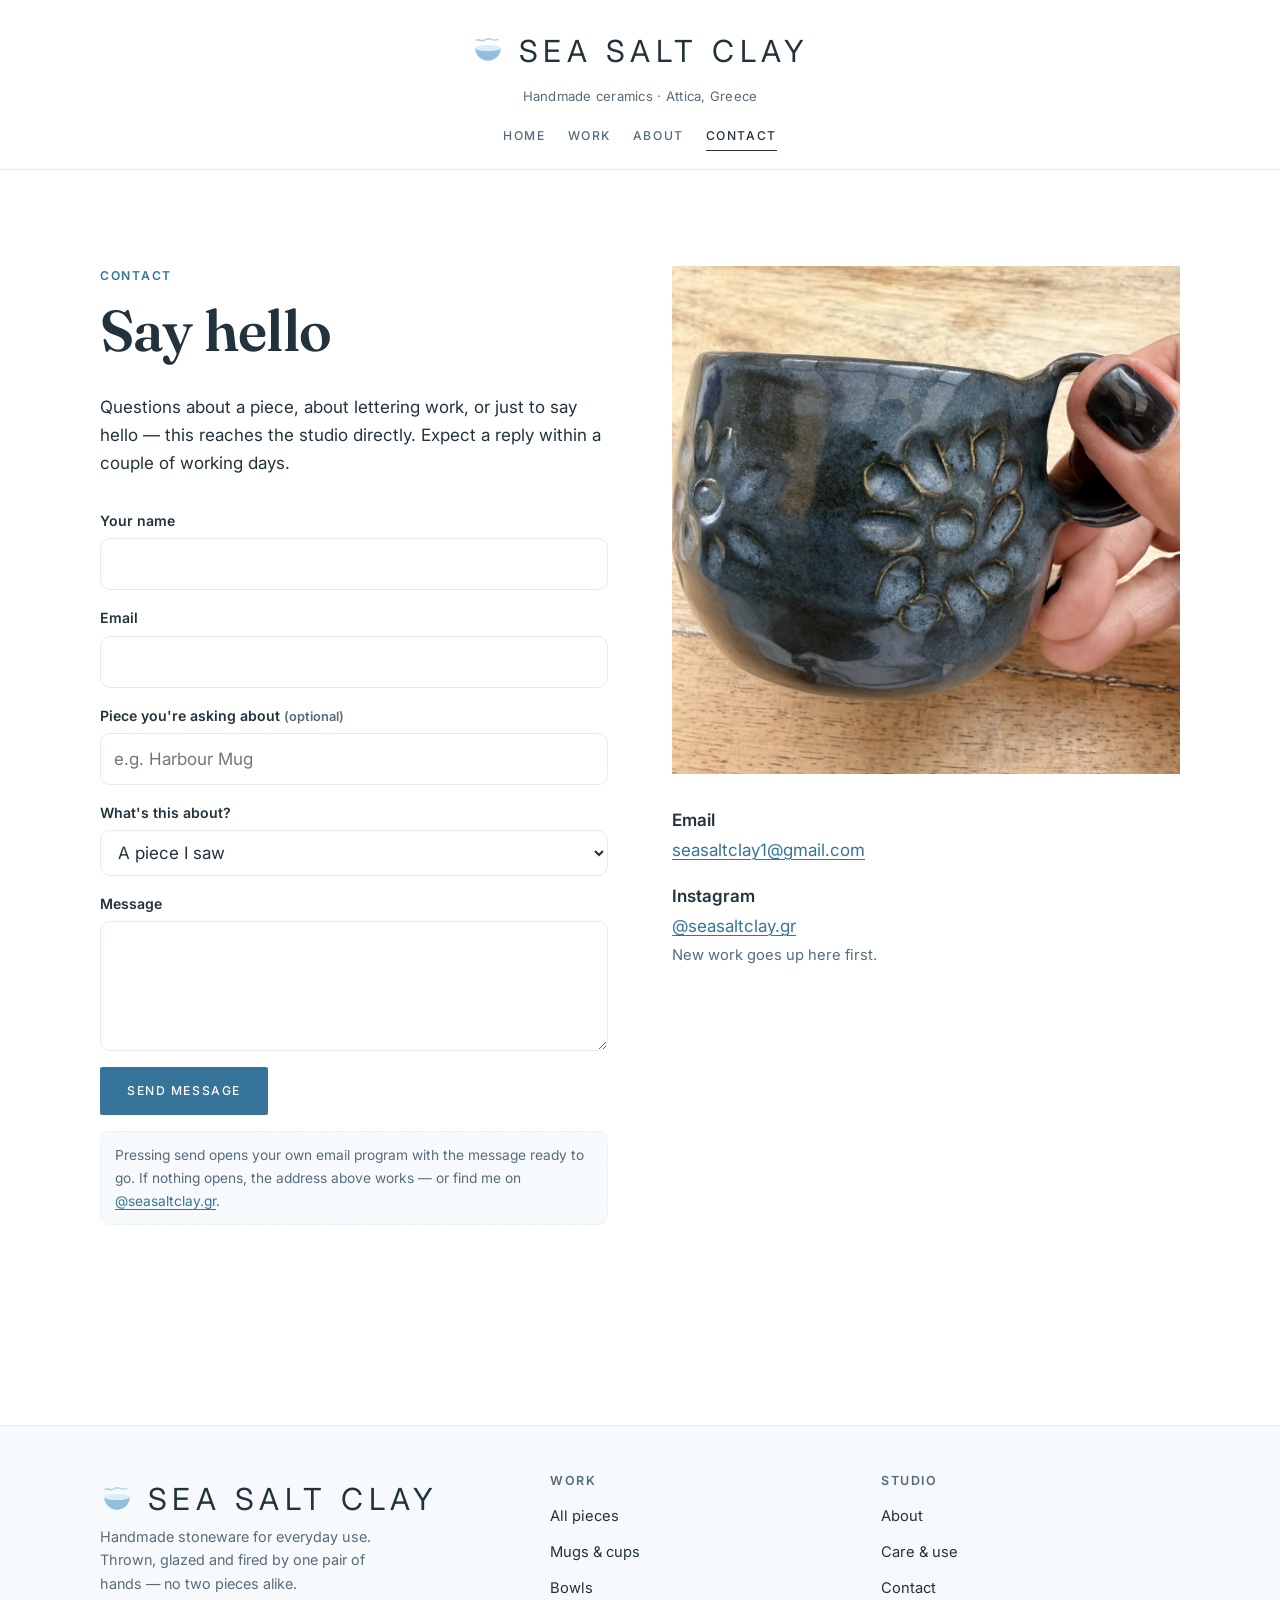
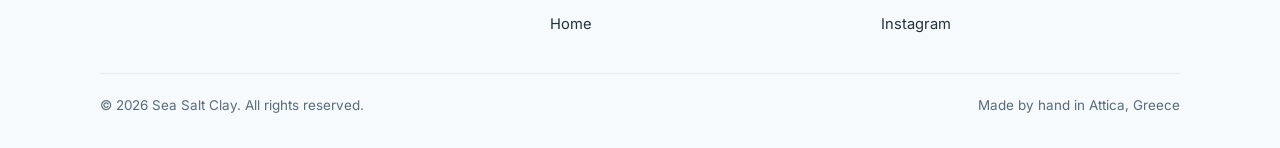
<file: contact.html>
<!doctype html>
<html lang="en">
<head>
<meta charset="utf-8">
<meta name="viewport" content="width=device-width, initial-scale=1">
<title>Contact — Sea Salt Clay</title>
<meta name="description" content="Get in touch about a piece, about lettering work, or to arrange a studio visit.">
<link rel="icon" href="assets/img/logo.svg">
<link rel="preconnect" href="https://fonts.googleapis.com">
<link rel="preconnect" href="https://fonts.gstatic.com" crossorigin>
<link href="https://fonts.googleapis.com/css2?family=Fraunces:opsz,wght@9..144,400;9..144,600&family=Inter:wght@400;500;600&display=swap" rel="stylesheet">
<link rel="stylesheet" href="css/styles.css">
<link rel="alternate" hreflang="en" href="contact.html">
<link rel="alternate" hreflang="el" href="el/contact.html">
</head>
<body>
<a class="skip-link" href="#main">Skip to content</a>

<header class="site-header">
  <div class="wrap site-header__inner">
    <a class="brand" href="index.html">
      <svg class="brand__mark" viewBox="0 0 40 40" aria-hidden="true">
        <path d="M6 7.5c3.2-2.2 5.4 1.4 8.4.2S19.8 4.6 23 6s5.4 2 8.6.4" fill="none" stroke="#A9D2E8" stroke-width="1.7" stroke-linecap="round"/>
        <path d="M5 16.5h30c0 8.3-6.7 15-15 15s-15-6.7-15-15z" fill="#8FC0DE"/>
        <ellipse cx="20" cy="16.5" rx="15" ry="3.6" fill="#DCEDF8"/>
      </svg>
      Sea Salt Clay
    </a>
    <p class="brand__tag">Handmade ceramics · Attica, Greece</p>
    <button class="nav-toggle" aria-expanded="false" aria-controls="nav" aria-label="Menu">
      <svg width="20" height="20" viewBox="0 0 20 20" fill="none" stroke="currentColor" stroke-width="1.8" stroke-linecap="round"><path d="M3 6h14M3 10h14M3 14h14"/></svg>
    </button>
    <nav class="nav" id="nav">
      <a href="index.html">Home</a>
      <a href="work.html">Work</a>
      <a href="about.html">About</a>
      <a href="contact.html" aria-current="page">Contact</a>
    </nav>
  </div>
</header>

<main id="main">
  <section class="section wrap">
    <div class="split" style="align-items:start">
      <div>
        <p class="eyebrow">Contact</p>
        <h1>Say hello</h1>
        <p>Questions about a piece, about lettering work, or just to say hello — this reaches the studio directly. Expect a reply within a couple of working days.</p>

        <form class="form" id="contact-form" style="margin-top:2rem">
          <div class="field">
            <label for="name">Your name</label>
            <input type="text" id="name" name="name" autocomplete="name" required>
          </div>
          <div class="field">
            <label for="email">Email</label>
            <input type="email" id="email" name="email" autocomplete="email" required>
          </div>
          <div class="field">
            <label for="piece">Piece you're asking about <small>(optional)</small></label>
            <input type="text" id="piece" name="piece" placeholder="e.g. Harbour Mug">
          </div>
          <div class="field">
            <label for="reason">What's this about?</label>
            <select id="reason" name="reason">
              <option>A piece I saw</option>
              <option>Lettering or a logo</option>
              <option>A studio visit</option>
              <option>Something else</option>
            </select>
          </div>
          <div class="field">
            <label for="message">Message</label>
            <textarea id="message" name="message" required></textarea>
          </div>
          <div>
            <button class="btn btn--primary" type="submit">Send message</button>
          </div>
          <p class="form-note" id="form-status" hidden></p>
          <p class="form-note">Pressing send opens your own email program with the message ready to go. If nothing opens, the address above works — or find me on <a href="https://www.instagram.com/seasaltclay.gr/" rel="me noopener" target="_blank">@seasaltclay.gr</a>.</p>
        </form>
      </div>

      <div>
        <div class="split__art split__art--photo" style="aspect-ratio:1/1;margin-bottom:2rem">
          <img src="assets/img/daisy-mug.webp" alt="A blue-grey mug with carved daisies" width="1200" height="1200" loading="lazy">
        </div>

        <dl class="info-list">
          <div>
            <dt>Email</dt>
            <dd style="margin:0"><a href="mailto:seasaltclay1@gmail.com">seasaltclay1@gmail.com</a></dd>
          </div>
          <div>
            <dt>Instagram</dt>
            <dd style="margin:0"><a href="https://www.instagram.com/seasaltclay.gr/" rel="me noopener" target="_blank">@seasaltclay.gr</a></dd>
            <span>New work goes up here first.</span>
          </div>
        </dl>
      </div>
    </div>
  </section>
</main>

<footer class="site-footer">
  <div class="wrap">
    <div class="site-footer__grid">
      <div>
        <a class="brand" href="index.html">
          <svg class="brand__mark" viewBox="0 0 40 40" aria-hidden="true">
            <path d="M6 7.5c3.2-2.2 5.4 1.4 8.4.2S19.8 4.6 23 6s5.4 2 8.6.4" fill="none" stroke="#A9D2E8" stroke-width="1.7" stroke-linecap="round"/>
            <path d="M5 16.5h30c0 8.3-6.7 15-15 15s-15-6.7-15-15z" fill="#8FC0DE"/>
            <ellipse cx="20" cy="16.5" rx="15" ry="3.6" fill="#DCEDF8"/>
          </svg>
          Sea Salt Clay
        </a>
        <p>Handmade stoneware for everyday use. Thrown, glazed and fired by one pair of hands — no two pieces alike.</p>
      </div>
      <div>
        <h4>Work</h4>
        <ul>
          <li><a href="work.html">All pieces</a></li>
          <li><a href="work.html#grid">Mugs &amp; cups</a></li>
          <li><a href="work.html#grid">Bowls</a></li>
          <li><a href="work.html#grid">Home</a></li>
        </ul>
      </div>
      <div>
        <h4>Studio</h4>
        <ul>
          <li><a href="about.html">About</a></li>
          <li><a href="about.html#care">Care &amp; use</a></li>
          <li><a href="contact.html">Contact</a></li>
          <li><a href="https://www.instagram.com/seasaltclay.gr/" rel="me noopener" target="_blank">Instagram</a></li>
        </ul>
      </div>
    </div>
    <div class="site-footer__base">
      <span>&copy; <span data-year>2026</span> Sea Salt Clay. All rights reserved.</span>
      <span>Made by hand in Attica, Greece</span>
    </div>
  </div>
</footer>

<script>window.SITE = { root: "", lang: "en" };</script>
<script src="js/products.js"></script>
<script src="js/main.js"></script>
</body>
</html>
</file>
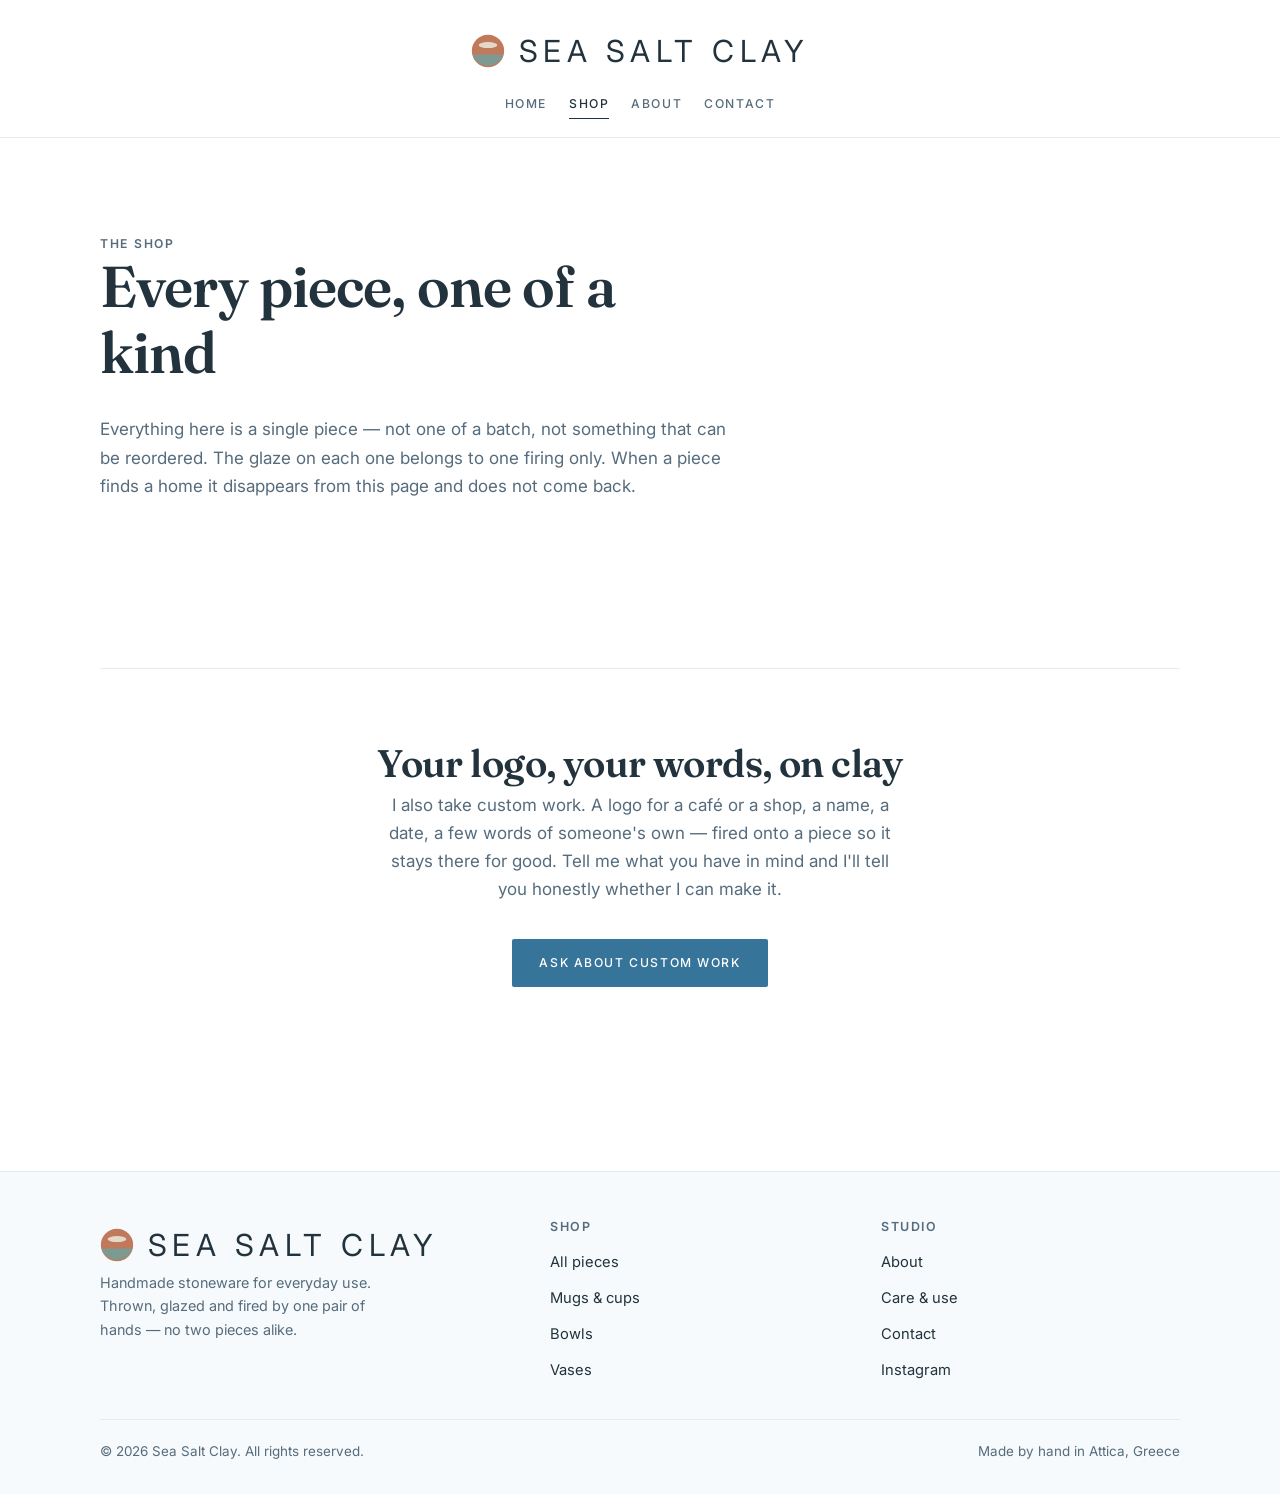
<file: shop.html>
<!doctype html>
<html lang="en">
<head>
<meta charset="utf-8">
<meta name="viewport" content="width=device-width, initial-scale=1">
<title>Shop — Sea Salt Clay</title>
<meta name="description" content="Browse current studio inventory: handmade mugs, bowls, vases, plates and tableware. Every piece is one of a kind.">
<link rel="icon" href="assets/img/mug.svg">
<link rel="preconnect" href="https://fonts.googleapis.com">
<link rel="preconnect" href="https://fonts.gstatic.com" crossorigin>
<link href="https://fonts.googleapis.com/css2?family=Fraunces:opsz,wght@9..144,400;9..144,600&family=Inter:wght@400;500;600&display=swap" rel="stylesheet">
<link rel="stylesheet" href="css/styles.css">
</head>
<body>
<a class="skip-link" href="#main">Skip to content</a>

<header class="site-header">
  <div class="wrap site-header__inner">
    <a class="brand" href="index.html">
      <svg class="brand__mark" viewBox="0 0 40 40" aria-hidden="true">
        <circle cx="20" cy="20" r="19" fill="#c0795a"/>
        <path d="M1.8 24a19 19 0 0 0 36.4 0z" fill="#7c9a92"/>
        <ellipse cx="20" cy="13" rx="11" ry="3.6" fill="#e4d8c9"/>
      </svg>
      Sea Salt Clay
    </a>
    <button class="nav-toggle" aria-expanded="false" aria-controls="nav" aria-label="Menu">
      <svg width="20" height="20" viewBox="0 0 20 20" fill="none" stroke="currentColor" stroke-width="1.8" stroke-linecap="round"><path d="M3 6h14M3 10h14M3 14h14"/></svg>
    </button>
    <nav class="nav" id="nav">
      <a href="index.html">Home</a>
      <a href="shop.html" aria-current="page">Shop</a>
      <a href="about.html">About</a>
      <a href="contact.html">Contact</a>
    </nav>
  </div>
</header>

<main id="main">
  <section class="section wrap">
    <div class="section-head">
      <p class="eyebrow">The shop</p>
      <h1>Every piece, one of a kind</h1>
      <p>Everything here is a single piece — not one of a batch, not something that can be reordered. The glaze on each one belongs to one firing only. When a piece finds a home it disappears from this page and does not come back.</p>
    </div>

    <div class="filters" id="filters" role="group" aria-label="Filter by category"></div>

    <ul class="grid" id="shop-grid"></ul>

    <div class="callout" style="margin-top:clamp(48px,7vw,80px)">
      <h2>Your logo, your words, on clay</h2>
      <p>I also take custom work. A logo for a café or a shop, a name, a date, a few words of someone's own — fired onto a piece so it stays there for good. Tell me what you have in mind and I'll tell you honestly whether I can make it.</p>
      <a class="btn btn--primary" href="contact.html">Ask about custom work</a>
    </div>
  </section>
</main>

<footer class="site-footer">
  <div class="wrap">
    <div class="site-footer__grid">
      <div>
        <a class="brand" href="index.html">
          <svg class="brand__mark" viewBox="0 0 40 40" aria-hidden="true">
            <circle cx="20" cy="20" r="19" fill="#c0795a"/>
            <path d="M1.8 24a19 19 0 0 0 36.4 0z" fill="#7c9a92"/>
            <ellipse cx="20" cy="13" rx="11" ry="3.6" fill="#e4d8c9"/>
          </svg>
          Sea Salt Clay
        </a>
        <p>Handmade stoneware for everyday use. Thrown, glazed and fired by one pair of hands — no two pieces alike.</p>
      </div>
      <div>
        <h4>Shop</h4>
        <ul>
          <li><a href="shop.html">All pieces</a></li>
          <li><a href="shop.html#grid">Mugs &amp; cups</a></li>
          <li><a href="shop.html#grid">Bowls</a></li>
          <li><a href="shop.html#grid">Vases</a></li>
        </ul>
      </div>
      <div>
        <h4>Studio</h4>
        <ul>
          <li><a href="about.html">About</a></li>
          <li><a href="about.html#care">Care &amp; use</a></li>
          <li><a href="contact.html">Contact</a></li>
          <li><a href="https://instagram.com/seasaltclay" rel="me noopener" target="_blank">Instagram</a></li>
        </ul>
      </div>
    </div>
    <div class="site-footer__base">
      <span>&copy; <span data-year>2026</span> Sea Salt Clay. All rights reserved.</span>
      <span>Made by hand in Attica, Greece</span>
    </div>
  </div>
</footer>

<script src="js/products.js"></script>
<script src="js/main.js"></script>
</body>
</html>
</file>
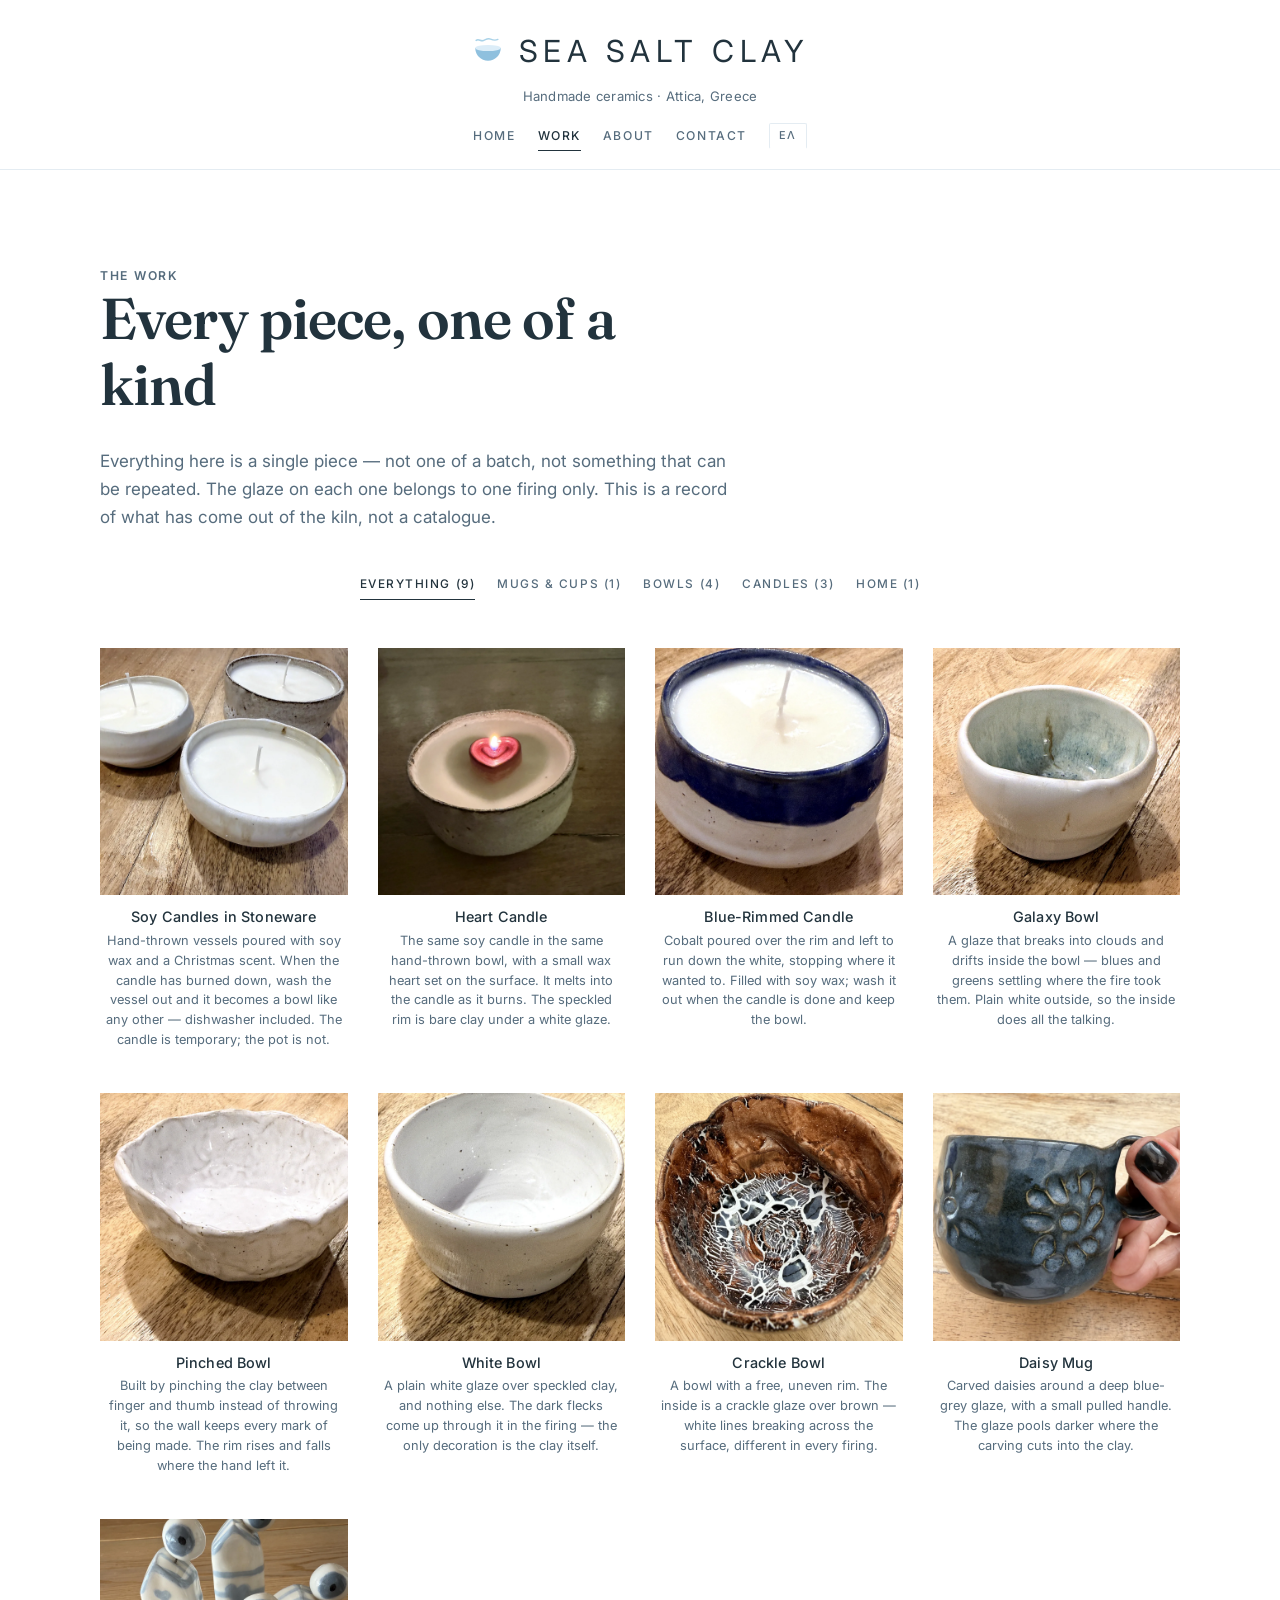
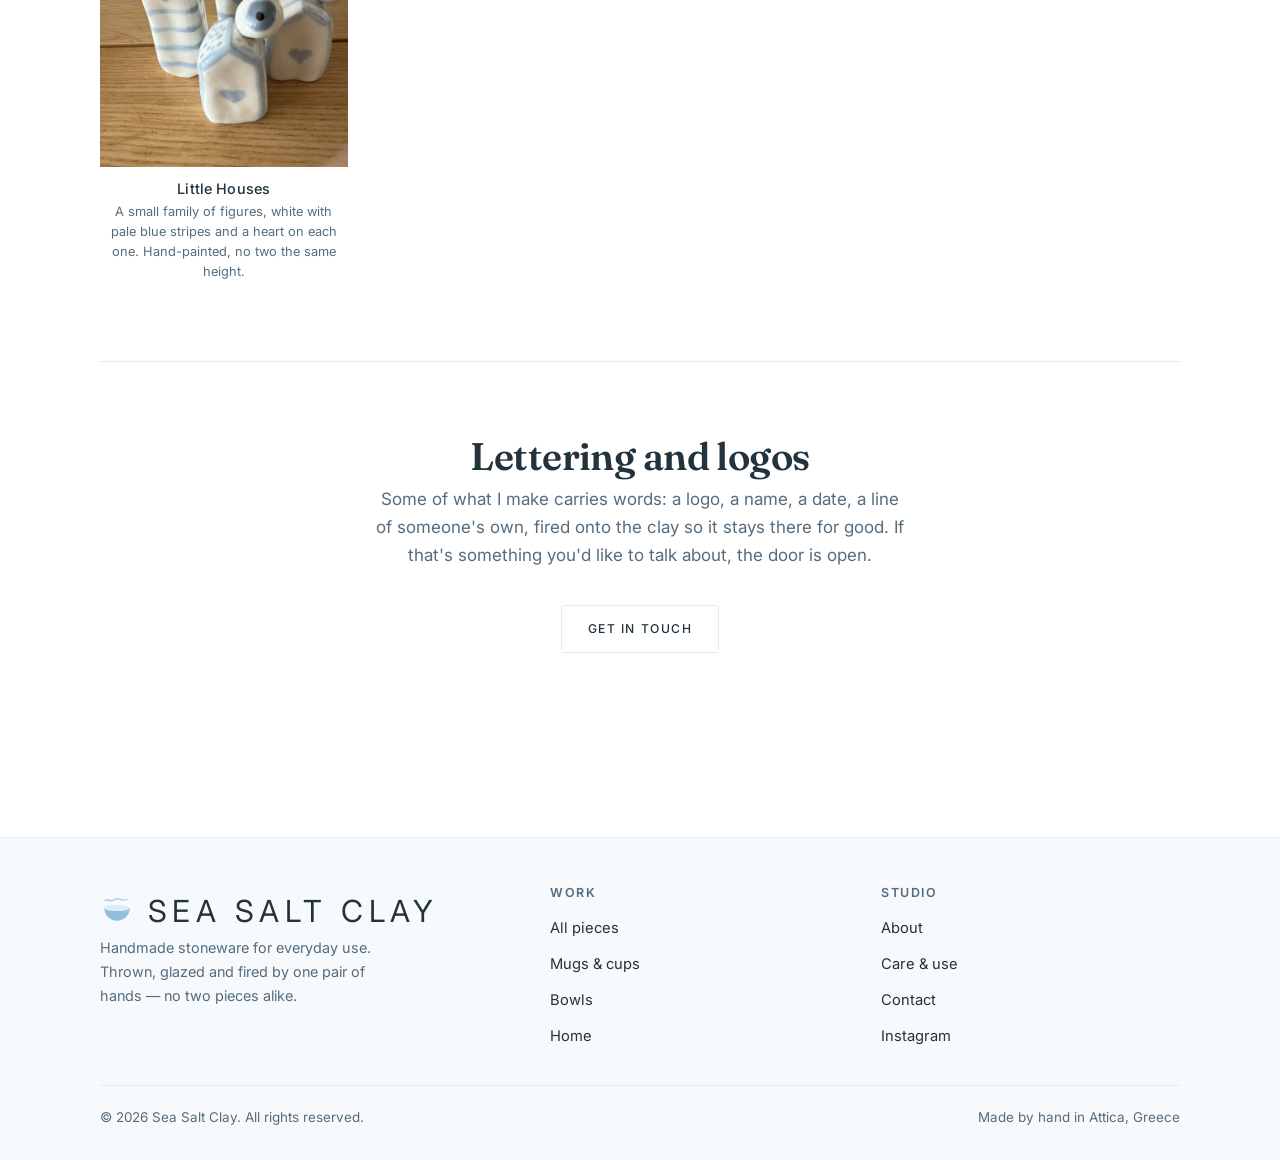
<file: work.html>
<!doctype html>
<html lang="en">
<head>
<meta charset="utf-8">
<meta name="viewport" content="width=device-width, initial-scale=1">
<title>Work — Sea Salt Clay</title>
<meta name="description" content="Handmade mugs, bowls, vases, plates and tableware. Every piece is one of a kind.">
<link rel="icon" href="assets/img/logo.svg">
<link rel="preconnect" href="https://fonts.googleapis.com">
<link rel="preconnect" href="https://fonts.gstatic.com" crossorigin>
<link href="https://fonts.googleapis.com/css2?family=Fraunces:opsz,wght@9..144,400;9..144,600&family=Inter:wght@400;500;600&display=swap" rel="stylesheet">
<link rel="stylesheet" href="css/styles.css">
<link rel="alternate" hreflang="en" href="work.html">
<link rel="alternate" hreflang="el" href="el/work.html">
</head>
<body>
<a class="skip-link" href="#main">Skip to content</a>

<header class="site-header">
  <div class="wrap site-header__inner">
    <a class="brand" href="index.html">
      <svg class="brand__mark" viewBox="0 0 40 40" aria-hidden="true">
        <path d="M6 7.5c3.2-2.2 5.4 1.4 8.4.2S19.8 4.6 23 6s5.4 2 8.6.4" fill="none" stroke="#A9D2E8" stroke-width="1.7" stroke-linecap="round"/>
        <path d="M5 16.5h30c0 8.3-6.7 15-15 15s-15-6.7-15-15z" fill="#8FC0DE"/>
        <ellipse cx="20" cy="16.5" rx="15" ry="3.6" fill="#DCEDF8"/>
      </svg>
      Sea Salt Clay
    </a>
    <p class="brand__tag">Handmade ceramics · Attica, Greece</p>
    <button class="nav-toggle" aria-expanded="false" aria-controls="nav" aria-label="Menu">
      <svg width="20" height="20" viewBox="0 0 20 20" fill="none" stroke="currentColor" stroke-width="1.8" stroke-linecap="round"><path d="M3 6h14M3 10h14M3 14h14"/></svg>
    </button>
    <nav class="nav" id="nav">
      <a href="index.html">Home</a>
      <a href="work.html" aria-current="page">Work</a>
      <a href="about.html">About</a>
      <a href="contact.html">Contact</a>
      <a class="nav__lang" href="el/work.html" hreflang="el" lang="el">ΕΛ</a>
    </nav>
  </div>
</header>

<main id="main">
  <section class="section wrap">
    <div class="section-head">
      <p class="eyebrow">The work</p>
      <h1>Every piece, one of a kind</h1>
      <p>Everything here is a single piece — not one of a batch, not something that can be repeated. The glaze on each one belongs to one firing only. This is a record of what has come out of the kiln, not a catalogue.</p>
    </div>

    <div class="filters" id="filters" role="group" aria-label="Filter by category"></div>

    <ul class="grid" id="work-grid"></ul>

    <div class="callout" style="margin-top:clamp(48px,7vw,80px)">
      <h2>Lettering and logos</h2>
      <p>Some of what I make carries words: a logo, a name, a date, a line of someone's own, fired onto the clay so it stays there for good. If that's something you'd like to talk about, the door is open.</p>
      <a class="btn btn--ghost" href="contact.html">Get in touch</a>
    </div>
  </section>
</main>

<footer class="site-footer">
  <div class="wrap">
    <div class="site-footer__grid">
      <div>
        <a class="brand" href="index.html">
          <svg class="brand__mark" viewBox="0 0 40 40" aria-hidden="true">
            <path d="M6 7.5c3.2-2.2 5.4 1.4 8.4.2S19.8 4.6 23 6s5.4 2 8.6.4" fill="none" stroke="#A9D2E8" stroke-width="1.7" stroke-linecap="round"/>
            <path d="M5 16.5h30c0 8.3-6.7 15-15 15s-15-6.7-15-15z" fill="#8FC0DE"/>
            <ellipse cx="20" cy="16.5" rx="15" ry="3.6" fill="#DCEDF8"/>
          </svg>
          Sea Salt Clay
        </a>
        <p>Handmade stoneware for everyday use. Thrown, glazed and fired by one pair of hands — no two pieces alike.</p>
      </div>
      <div>
        <h4>Work</h4>
        <ul>
          <li><a href="work.html">All pieces</a></li>
          <li><a href="work.html#grid">Mugs &amp; cups</a></li>
          <li><a href="work.html#grid">Bowls</a></li>
          <li><a href="work.html#grid">Home</a></li>
        </ul>
      </div>
      <div>
        <h4>Studio</h4>
        <ul>
          <li><a href="about.html">About</a></li>
          <li><a href="about.html#care">Care &amp; use</a></li>
          <li><a href="contact.html">Contact</a></li>
          <li><a href="https://www.instagram.com/seasaltclay.gr/" rel="me noopener" target="_blank">Instagram</a></li>
        </ul>
      </div>
    </div>
    <div class="site-footer__base">
      <span>&copy; <span data-year>2026</span> Sea Salt Clay. All rights reserved.</span>
      <span>Made by hand in Attica, Greece</span>
    </div>
  </div>
</footer>

<script>window.SITE = { root: "", lang: "en" };</script>
<script src="js/products.js"></script>
<script src="js/main.js"></script>
</body>
</html>
</file>
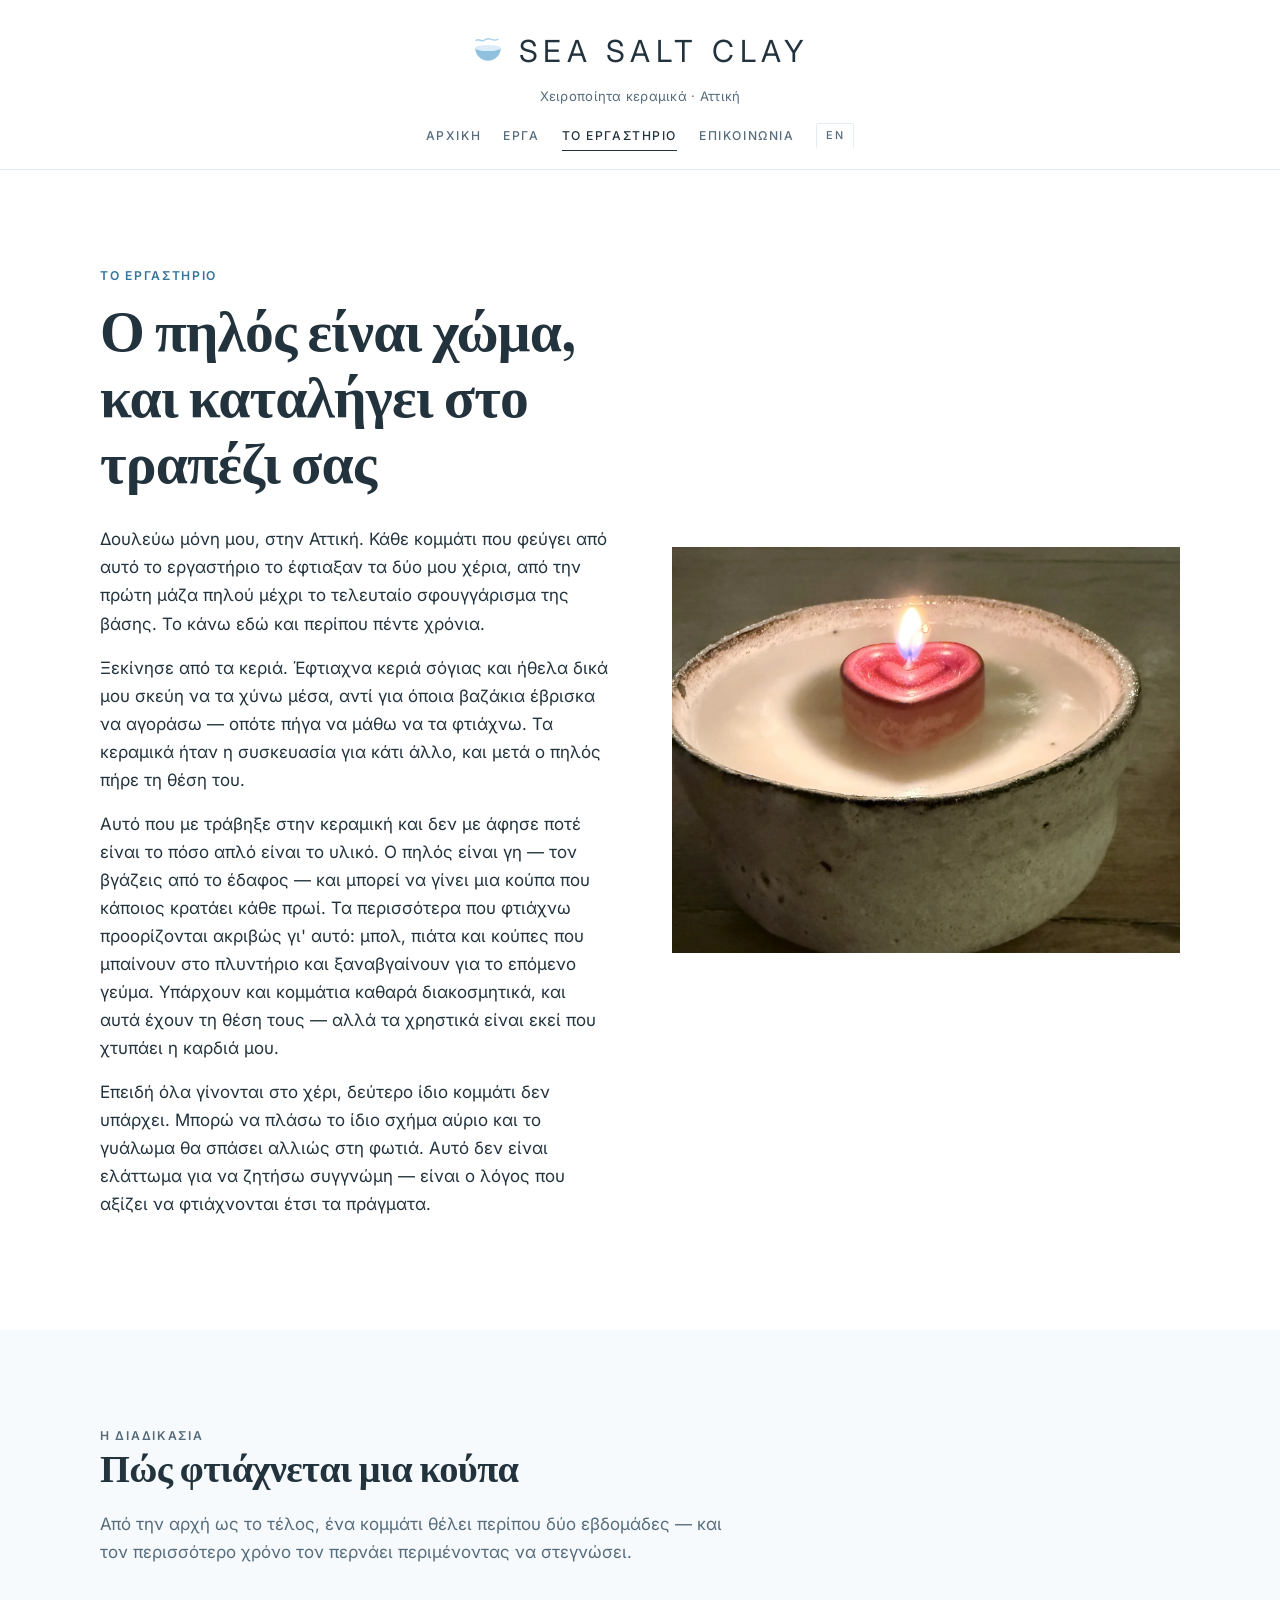
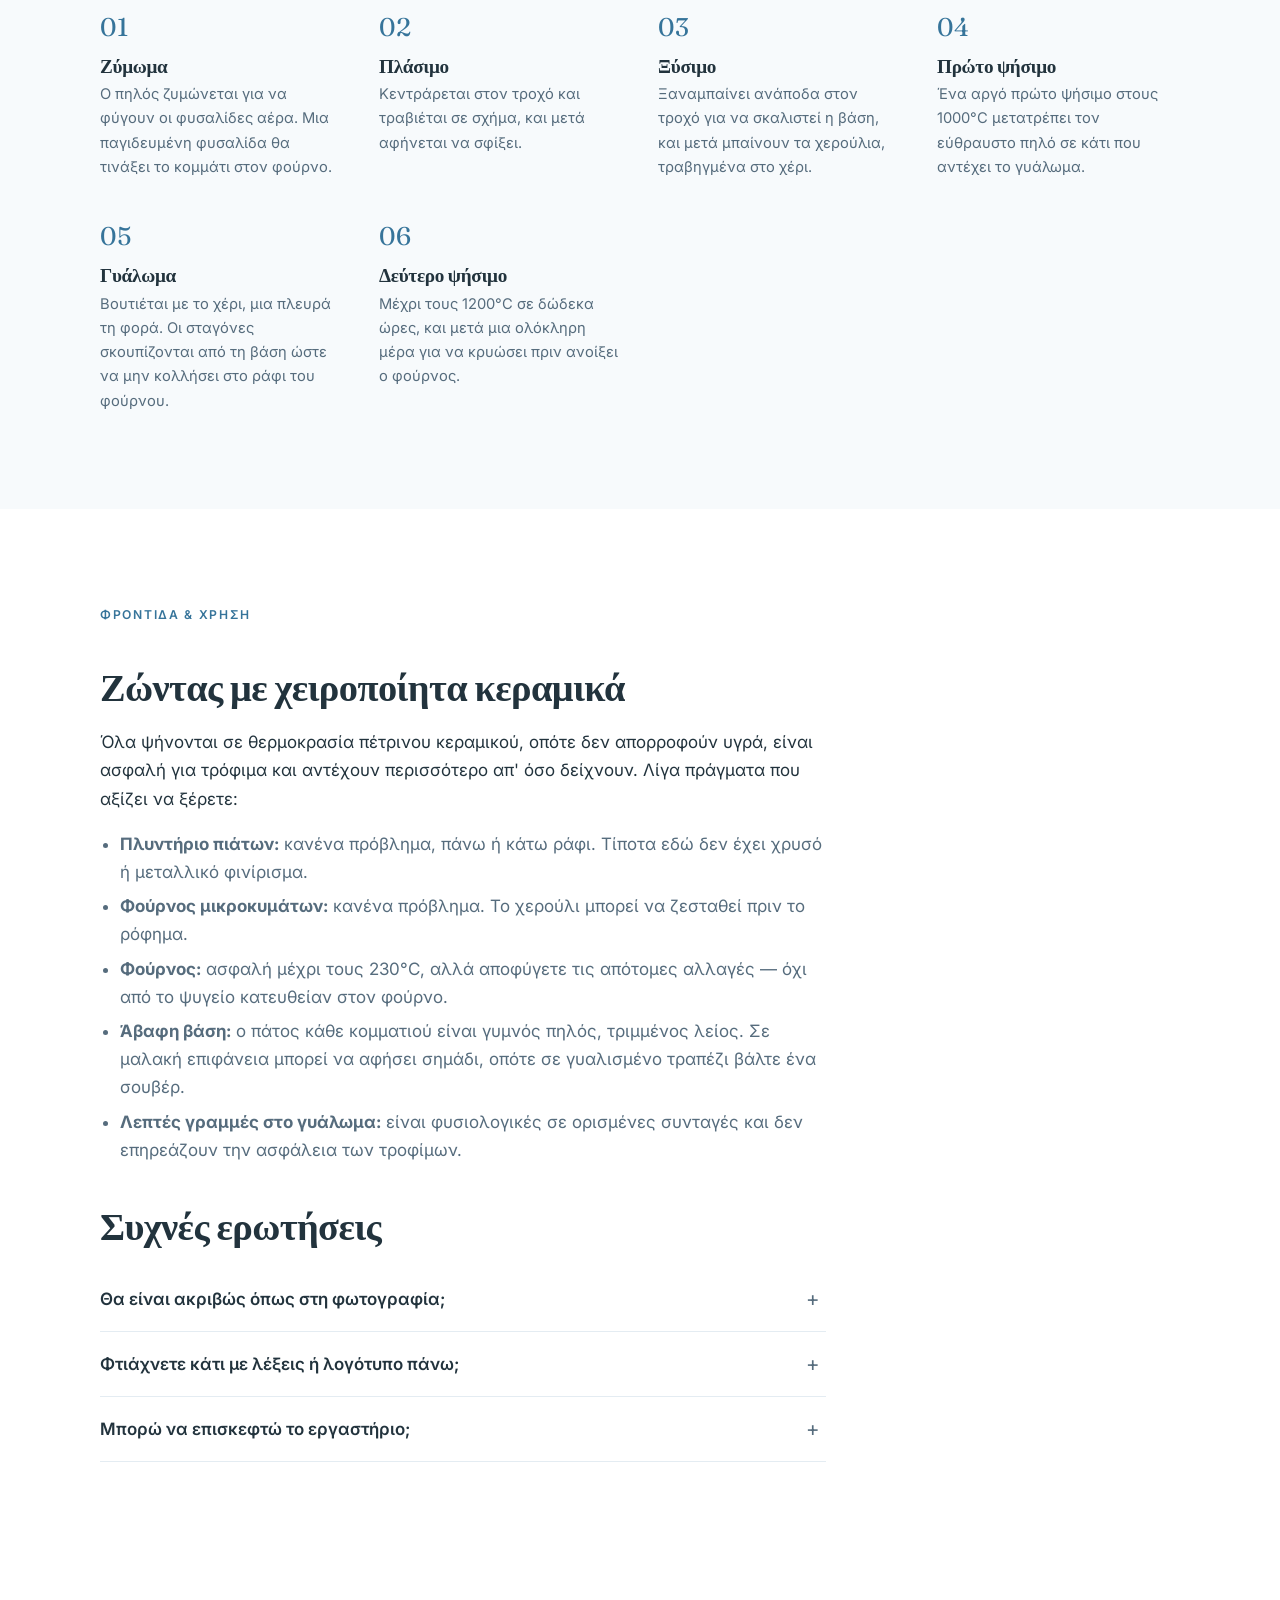
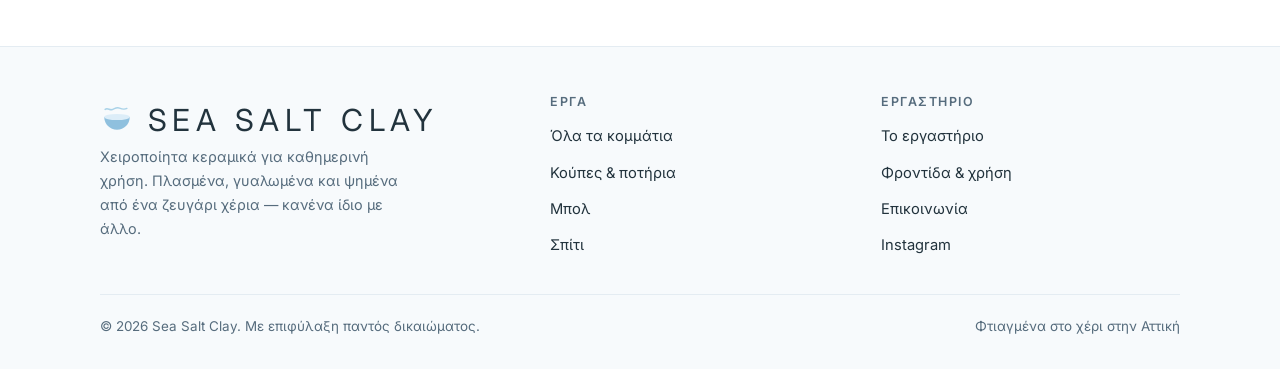
<file: el/about.html>
<!doctype html>
<html lang="el">
<head>
<meta charset="utf-8">
<meta name="viewport" content="width=device-width, initial-scale=1">
<title>Το εργαστήριο — Sea Salt Clay</title>
<meta name="description" content="Πώς πλάθεται, γυαλώνεται και ψήνεται κάθε κομμάτι, οδηγίες φροντίδας και συχνές ερωτήσεις.">
<link rel="icon" href="../assets/img/logo.svg">
<link rel="preconnect" href="https://fonts.googleapis.com">
<link rel="preconnect" href="https://fonts.gstatic.com" crossorigin>
<link href="https://fonts.googleapis.com/css2?family=Fraunces:opsz,wght@9..144,400;9..144,600&family=Inter:wght@400;500;600&display=swap" rel="stylesheet">
<link rel="stylesheet" href="../css/styles.css">
<link rel="alternate" hreflang="en" href="../about.html">
<link rel="alternate" hreflang="el" href="about.html">
</head>
<body>
<a class="skip-link" href="#main">Στο περιεχόμενο</a>

<header class="site-header">
  <div class="wrap site-header__inner">
    <a class="brand" href="index.html">
      <svg class="brand__mark" viewBox="0 0 40 40" aria-hidden="true">
        <path d="M6 7.5c3.2-2.2 5.4 1.4 8.4.2S19.8 4.6 23 6s5.4 2 8.6.4" fill="none" stroke="#A9D2E8" stroke-width="1.7" stroke-linecap="round"/>
        <path d="M5 16.5h30c0 8.3-6.7 15-15 15s-15-6.7-15-15z" fill="#8FC0DE"/>
        <ellipse cx="20" cy="16.5" rx="15" ry="3.6" fill="#DCEDF8"/>
      </svg>
      Sea Salt Clay
    </a>
    <p class="brand__tag">Χειροποίητα κεραμικά · Αττική</p>
    <button class="nav-toggle" aria-expanded="false" aria-controls="nav" aria-label="Μενού">
      <svg width="20" height="20" viewBox="0 0 20 20" fill="none" stroke="currentColor" stroke-width="1.8" stroke-linecap="round"><path d="M3 6h14M3 10h14M3 14h14"/></svg>
    </button>
    <nav class="nav" id="nav">
      <a href="index.html">Αρχική</a>
      <a href="work.html">Έργα</a>
      <a href="about.html" aria-current="page">Το εργαστήριο</a>
      <a href="contact.html">Επικοινωνία</a>
      <a class="nav__lang" href="../index.html" hreflang="en" lang="en">EN</a>
    </nav>
  </div>
</header>

<main id="main">
  <section class="section wrap">
    <div class="split">
      <div>
        <p class="eyebrow">Το εργαστήριο</p>
        <h1>Ο πηλός είναι χώμα, και καταλήγει στο τραπέζι σας</h1>
        <p>Δουλεύω μόνη μου, στην Αττική. Κάθε κομμάτι που φεύγει από αυτό το εργαστήριο το έφτιαξαν τα δύο μου χέρια, από την πρώτη μάζα πηλού μέχρι το τελευταίο σφουγγάρισμα της βάσης. Το κάνω εδώ και περίπου πέντε χρόνια.</p>
        <p>Ξεκίνησε από τα κεριά. Έφτιαχνα κεριά σόγιας και ήθελα δικά μου σκεύη να τα χύνω μέσα, αντί για όποια βαζάκια έβρισκα να αγοράσω — οπότε πήγα να μάθω να τα φτιάχνω. Τα κεραμικά ήταν η συσκευασία για κάτι άλλο, και μετά ο πηλός πήρε τη θέση του.</p>
        <p>Αυτό που με τράβηξε στην κεραμική και δεν με άφησε ποτέ είναι το πόσο απλό είναι το υλικό. Ο πηλός είναι γη — τον βγάζεις από το έδαφος — και μπορεί να γίνει μια κούπα που κάποιος κρατάει κάθε πρωί. Τα περισσότερα που φτιάχνω προορίζονται ακριβώς γι' αυτό: μπολ, πιάτα και κούπες που μπαίνουν στο πλυντήριο και ξαναβγαίνουν για το επόμενο γεύμα. Υπάρχουν και κομμάτια καθαρά διακοσμητικά, και αυτά έχουν τη θέση τους — αλλά τα χρηστικά είναι εκεί που χτυπάει η καρδιά μου.</p>
        <p>Επειδή όλα γίνονται στο χέρι, δεύτερο ίδιο κομμάτι δεν υπάρχει. Μπορώ να πλάσω το ίδιο σχήμα αύριο και το γυάλωμα θα σπάσει αλλιώς στη φωτιά. Αυτό δεν είναι ελάττωμα για να ζητήσω συγγνώμη — είναι ο λόγος που αξίζει να φτιάχνονται έτσι τα πράγματα.</p>
      </div>
      <div class="split__art split__art--photo">
        <img src="../assets/img/heart-candle-wide.webp" alt="Αναμμένο κερί σε κεραμικό μπολ, η φλόγα πάνω από μια μικρή κόκκινη κέρινη καρδιά" width="1600" height="1200" loading="lazy">
      </div>
    </div>
  </section>

  <section class="section section--tint">
    <div class="wrap">
      <div class="section-head">
        <p class="eyebrow">Η διαδικασία</p>
        <h2>Πώς φτιάχνεται μια κούπα</h2>
        <p>Από την αρχή ως το τέλος, ένα κομμάτι θέλει περίπου δύο εβδομάδες — και τον περισσότερο χρόνο τον περνάει περιμένοντας να στεγνώσει.</p>
      </div>
      <ol class="steps">
        <li>
          <h3>Ζύμωμα</h3>
          <p>Ο πηλός ζυμώνεται για να φύγουν οι φυσαλίδες αέρα. Μια παγιδευμένη φυσαλίδα θα τινάξει το κομμάτι στον φούρνο.</p>
        </li>
        <li>
          <h3>Πλάσιμο</h3>
          <p>Κεντράρεται στον τροχό και τραβιέται σε σχήμα, και μετά αφήνεται να σφίξει.</p>
        </li>
        <li>
          <h3>Ξύσιμο</h3>
          <p>Ξαναμπαίνει ανάποδα στον τροχό για να σκαλιστεί η βάση, και μετά μπαίνουν τα χερούλια, τραβηγμένα στο χέρι.</p>
        </li>
        <li>
          <h3>Πρώτο ψήσιμο</h3>
          <p>Ένα αργό πρώτο ψήσιμο στους 1000&deg;C μετατρέπει τον εύθραυστο πηλό σε κάτι που αντέχει το γυάλωμα.</p>
        </li>
        <li>
          <h3>Γυάλωμα</h3>
          <p>Βουτιέται με το χέρι, μια πλευρά τη φορά. Οι σταγόνες σκουπίζονται από τη βάση ώστε να μην κολλήσει στο ράφι του φούρνου.</p>
        </li>
        <li>
          <h3>Δεύτερο ψήσιμο</h3>
          <p>Μέχρι τους 1200&deg;C σε δώδεκα ώρες, και μετά μια ολόκληρη μέρα για να κρυώσει πριν ανοίξει ο φούρνος.</p>
        </li>
      </ol>
    </div>
  </section>

  <section class="section wrap" id="care">
    <div class="prose">
      <p class="eyebrow">Φροντίδα &amp; χρήση</p>
      <h2>Ζώντας με χειροποίητα κεραμικά</h2>
      <p>Όλα ψήνονται σε θερμοκρασία πέτρινου κεραμικού, οπότε δεν απορροφούν υγρά, είναι ασφαλή για τρόφιμα και αντέχουν περισσότερο απ' όσο δείχνουν. Λίγα πράγματα που αξίζει να ξέρετε:</p>
      <ul>
        <li><strong>Πλυντήριο πιάτων:</strong> κανένα πρόβλημα, πάνω ή κάτω ράφι. Τίποτα εδώ δεν έχει χρυσό ή μεταλλικό φινίρισμα.</li>
        <li><strong>Φούρνος μικροκυμάτων:</strong> κανένα πρόβλημα. Το χερούλι μπορεί να ζεσταθεί πριν το ρόφημα.</li>
        <li><strong>Φούρνος:</strong> ασφαλή μέχρι τους 230&deg;C, αλλά αποφύγετε τις απότομες αλλαγές — όχι από το ψυγείο κατευθείαν στον φούρνο.</li>
        <li><strong>Άβαφη βάση:</strong> ο πάτος κάθε κομματιού είναι γυμνός πηλός, τριμμένος λείος. Σε μαλακή επιφάνεια μπορεί να αφήσει σημάδι, οπότε σε γυαλισμένο τραπέζι βάλτε ένα σουβέρ.</li>
        <li><strong>Λεπτές γραμμές στο γυάλωμα:</strong> είναι φυσιολογικές σε ορισμένες συνταγές και δεν επηρεάζουν την ασφάλεια των τροφίμων.</li>
      </ul>

      <h2>Συχνές ερωτήσεις</h2>

      <details class="faq">
        <summary>Θα είναι ακριβώς όπως στη φωτογραφία;</summary>
        <p>Κοντά, αλλά όχι πανομοιότυπο. Κάθε κομμάτι πλάθεται και γυαλώνεται στο χέρι, οπότε το μέγεθος μπορεί να διαφέρει λίγα χιλιοστά και το χρώμα του γυαλώματος αλλάζει από ψήσιμο σε ψήσιμο. Αν χρειάζεστε ακριβές ταίριασμα με κάτι που ήδη έχετε, πείτε το μου και θα δουλέψω πάνω σε αυτό.</p>
      </details>



      <details class="faq">
        <summary>Φτιάχνετε κάτι με λέξεις ή λογότυπο πάνω;</summary>
        <p>Ναι, το κάνω — ένα λογότυπο, ένα όνομα, μια ημερομηνία ή μια δική σας φράση, ψημένα πάνω στον πηλό. Επικοινωνήστε και περιγράψτε μου τι έχετε στο μυαλό σας.</p>
      </details>

      <details class="faq">
        <summary>Μπορώ να επισκεφτώ το εργαστήριο;</summary>
        <p>Ναι, κατόπιν ραντεβού. Είναι χώρος δουλειάς και όχι κατάστημα, οπότε επικοινωνήστε πρώτα και βρίσκουμε μια ώρα.</p>
      </details>
    </div>
  </section>
</main>

<footer class="site-footer">
  <div class="wrap">
    <div class="site-footer__grid">
      <div>
        <a class="brand" href="index.html">
          <svg class="brand__mark" viewBox="0 0 40 40" aria-hidden="true">
            <path d="M6 7.5c3.2-2.2 5.4 1.4 8.4.2S19.8 4.6 23 6s5.4 2 8.6.4" fill="none" stroke="#A9D2E8" stroke-width="1.7" stroke-linecap="round"/>
            <path d="M5 16.5h30c0 8.3-6.7 15-15 15s-15-6.7-15-15z" fill="#8FC0DE"/>
            <ellipse cx="20" cy="16.5" rx="15" ry="3.6" fill="#DCEDF8"/>
          </svg>
          Sea Salt Clay
        </a>
        <p>Χειροποίητα κεραμικά για καθημερινή χρήση. Πλασμένα, γυαλωμένα και ψημένα από ένα ζευγάρι χέρια — κανένα ίδιο με άλλο.</p>
      </div>
      <div>
        <h4>Έργα</h4>
        <ul>
          <li><a href="work.html">Όλα τα κομμάτια</a></li>
          <li><a href="work.html#grid">Κούπες &amp; ποτήρια</a></li>
          <li><a href="work.html#grid">Μπολ</a></li>
          <li><a href="work.html#grid">Σπίτι</a></li>
        </ul>
      </div>
      <div>
        <h4>Εργαστήριο</h4>
        <ul>
          <li><a href="about.html">Το εργαστήριο</a></li>
          <li><a href="about.html#care">Φροντίδα &amp; χρήση</a></li>
          <li><a href="contact.html">Επικοινωνία</a></li>
          <li><a href="https://www.instagram.com/seasaltclay.gr/" rel="me noopener" target="_blank">Instagram</a></li>
        </ul>
      </div>
    </div>
    <div class="site-footer__base">
      <span>&copy; <span data-year>2026</span> Sea Salt Clay. Με επιφύλαξη παντός δικαιώματος.</span>
      <span>Φτιαγμένα στο χέρι στην Αττική</span>
    </div>
  </div>
</footer>

<script>window.SITE = { root: "../", lang: "el" };</script>
<script src="../js/products.js"></script>
<script src="../js/main.js"></script>
</body>
</html>
</file>
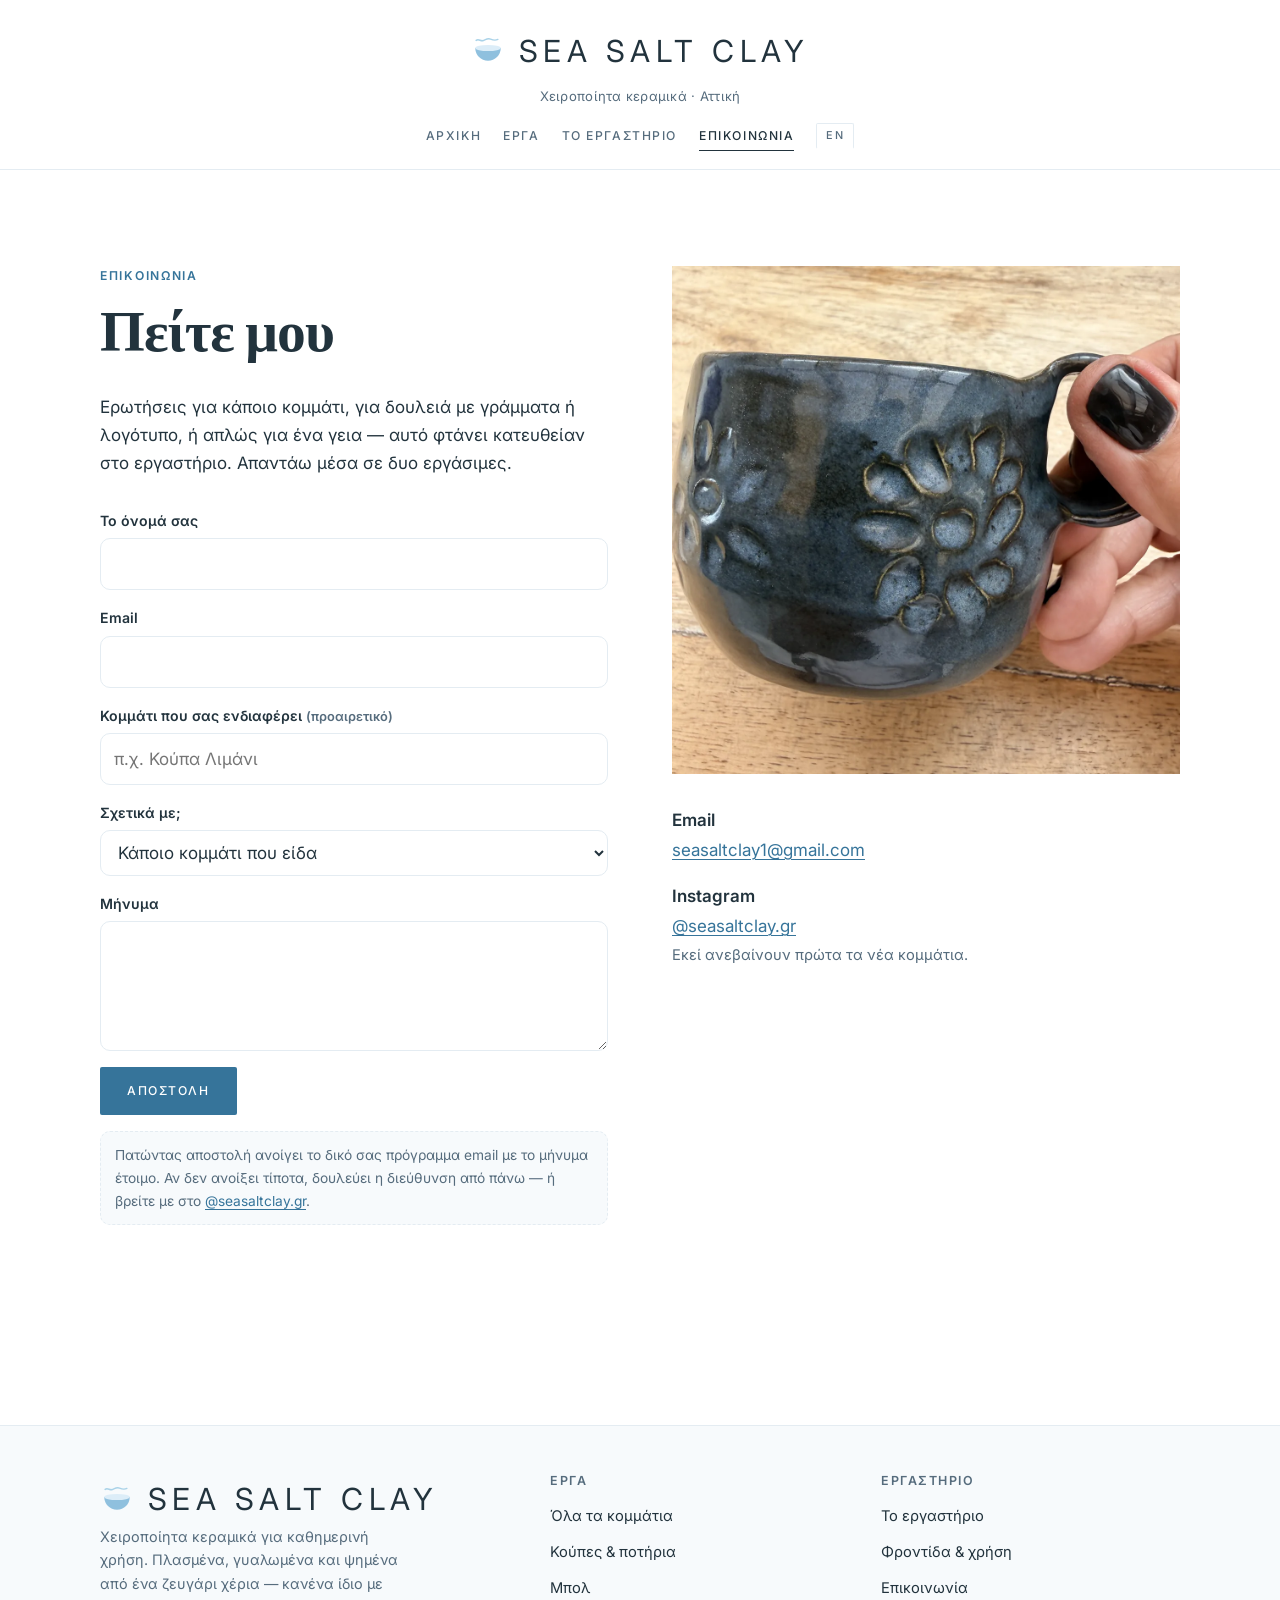
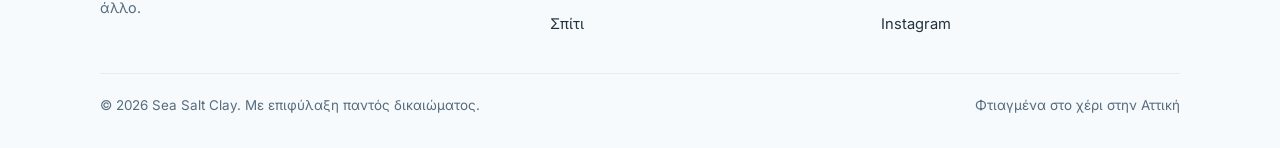
<file: el/contact.html>
<!doctype html>
<html lang="el">
<head>
<meta charset="utf-8">
<meta name="viewport" content="width=device-width, initial-scale=1">
<title>Επικοινωνία — Sea Salt Clay</title>
<meta name="description" content="Επικοινωνήστε για ένα κομμάτι, για δουλειά με γράμματα ή λογότυπο, ή για μια επίσκεψη στο εργαστήριο.">
<link rel="icon" href="../assets/img/logo.svg">
<link rel="preconnect" href="https://fonts.googleapis.com">
<link rel="preconnect" href="https://fonts.gstatic.com" crossorigin>
<link href="https://fonts.googleapis.com/css2?family=Fraunces:opsz,wght@9..144,400;9..144,600&family=Inter:wght@400;500;600&display=swap" rel="stylesheet">
<link rel="stylesheet" href="../css/styles.css">
<link rel="alternate" hreflang="en" href="../contact.html">
<link rel="alternate" hreflang="el" href="contact.html">
</head>
<body>
<a class="skip-link" href="#main">Στο περιεχόμενο</a>

<header class="site-header">
  <div class="wrap site-header__inner">
    <a class="brand" href="index.html">
      <svg class="brand__mark" viewBox="0 0 40 40" aria-hidden="true">
        <path d="M6 7.5c3.2-2.2 5.4 1.4 8.4.2S19.8 4.6 23 6s5.4 2 8.6.4" fill="none" stroke="#A9D2E8" stroke-width="1.7" stroke-linecap="round"/>
        <path d="M5 16.5h30c0 8.3-6.7 15-15 15s-15-6.7-15-15z" fill="#8FC0DE"/>
        <ellipse cx="20" cy="16.5" rx="15" ry="3.6" fill="#DCEDF8"/>
      </svg>
      Sea Salt Clay
    </a>
    <p class="brand__tag">Χειροποίητα κεραμικά · Αττική</p>
    <button class="nav-toggle" aria-expanded="false" aria-controls="nav" aria-label="Μενού">
      <svg width="20" height="20" viewBox="0 0 20 20" fill="none" stroke="currentColor" stroke-width="1.8" stroke-linecap="round"><path d="M3 6h14M3 10h14M3 14h14"/></svg>
    </button>
    <nav class="nav" id="nav">
      <a href="index.html">Αρχική</a>
      <a href="work.html">Έργα</a>
      <a href="about.html">Το εργαστήριο</a>
      <a href="contact.html" aria-current="page">Επικοινωνία</a>
      <a class="nav__lang" href="../index.html" hreflang="en" lang="en">EN</a>
    </nav>
  </div>
</header>

<main id="main">
  <section class="section wrap">
    <div class="split" style="align-items:start">
      <div>
        <p class="eyebrow">Επικοινωνία</p>
        <h1>Πείτε μου</h1>
        <p>Ερωτήσεις για κάποιο κομμάτι, για δουλειά με γράμματα ή λογότυπο, ή απλώς για ένα γεια — αυτό φτάνει κατευθείαν στο εργαστήριο. Απαντάω μέσα σε δυο εργάσιμες.</p>

        <form class="form" id="contact-form" style="margin-top:2rem">
          <div class="field">
            <label for="name">Το όνομά σας</label>
            <input type="text" id="name" name="name" autocomplete="name" required>
          </div>
          <div class="field">
            <label for="email">Email</label>
            <input type="email" id="email" name="email" autocomplete="email" required>
          </div>
          <div class="field">
            <label for="piece">Κομμάτι που σας ενδιαφέρει <small>(προαιρετικό)</small></label>
            <input type="text" id="piece" name="piece" placeholder="π.χ. Κούπα Λιμάνι">
          </div>
          <div class="field">
            <label for="reason">Σχετικά με;</label>
            <select id="reason" name="reason">
              <option>Κάποιο κομμάτι που είδα</option>
              <option>Γράμματα ή λογότυπο</option>
              <option>Επίσκεψη στο εργαστήριο</option>
              <option>Κάτι άλλο</option>
            </select>
          </div>
          <div class="field">
            <label for="message">Μήνυμα</label>
            <textarea id="message" name="message" required></textarea>
          </div>
          <div>
            <button class="btn btn--primary" type="submit">Αποστολή</button>
          </div>
          <p class="form-note" id="form-status" hidden></p>
          <p class="form-note">Πατώντας αποστολή ανοίγει το δικό σας πρόγραμμα email με το μήνυμα έτοιμο. Αν δεν ανοίξει τίποτα, δουλεύει η διεύθυνση από πάνω — ή βρείτε με στο <a href="https://www.instagram.com/seasaltclay.gr/" rel="me noopener" target="_blank">@seasaltclay.gr</a>.</p>
        </form>
      </div>

      <div>
        <div class="split__art split__art--photo" style="aspect-ratio:1/1;margin-bottom:2rem">
          <img src="../assets/img/daisy-mug.webp" alt="Γκριζογάλανη κούπα με σκαλισμένες μαργαρίτες" width="1200" height="1200" loading="lazy">
        </div>

        <dl class="info-list">
          <div>
            <dt>Email</dt>
            <dd style="margin:0"><a href="mailto:seasaltclay1@gmail.com">seasaltclay1@gmail.com</a></dd>
          </div>
          <div>
            <dt>Instagram</dt>
            <dd style="margin:0"><a href="https://www.instagram.com/seasaltclay.gr/" rel="me noopener" target="_blank">@seasaltclay.gr</a></dd>
            <span>Εκεί ανεβαίνουν πρώτα τα νέα κομμάτια.</span>
          </div>
        </dl>
      </div>
    </div>
  </section>
</main>

<footer class="site-footer">
  <div class="wrap">
    <div class="site-footer__grid">
      <div>
        <a class="brand" href="index.html">
          <svg class="brand__mark" viewBox="0 0 40 40" aria-hidden="true">
            <path d="M6 7.5c3.2-2.2 5.4 1.4 8.4.2S19.8 4.6 23 6s5.4 2 8.6.4" fill="none" stroke="#A9D2E8" stroke-width="1.7" stroke-linecap="round"/>
            <path d="M5 16.5h30c0 8.3-6.7 15-15 15s-15-6.7-15-15z" fill="#8FC0DE"/>
            <ellipse cx="20" cy="16.5" rx="15" ry="3.6" fill="#DCEDF8"/>
          </svg>
          Sea Salt Clay
        </a>
        <p>Χειροποίητα κεραμικά για καθημερινή χρήση. Πλασμένα, γυαλωμένα και ψημένα από ένα ζευγάρι χέρια — κανένα ίδιο με άλλο.</p>
      </div>
      <div>
        <h4>Έργα</h4>
        <ul>
          <li><a href="work.html">Όλα τα κομμάτια</a></li>
          <li><a href="work.html#grid">Κούπες &amp; ποτήρια</a></li>
          <li><a href="work.html#grid">Μπολ</a></li>
          <li><a href="work.html#grid">Σπίτι</a></li>
        </ul>
      </div>
      <div>
        <h4>Εργαστήριο</h4>
        <ul>
          <li><a href="about.html">Το εργαστήριο</a></li>
          <li><a href="about.html#care">Φροντίδα &amp; χρήση</a></li>
          <li><a href="contact.html">Επικοινωνία</a></li>
          <li><a href="https://www.instagram.com/seasaltclay.gr/" rel="me noopener" target="_blank">Instagram</a></li>
        </ul>
      </div>
    </div>
    <div class="site-footer__base">
      <span>&copy; <span data-year>2026</span> Sea Salt Clay. Με επιφύλαξη παντός δικαιώματος.</span>
      <span>Φτιαγμένα στο χέρι στην Αττική</span>
    </div>
  </div>
</footer>

<script>window.SITE = { root: "../", lang: "el" };</script>
<script src="../js/products.js"></script>
<script src="../js/main.js"></script>
</body>
</html>
</file>
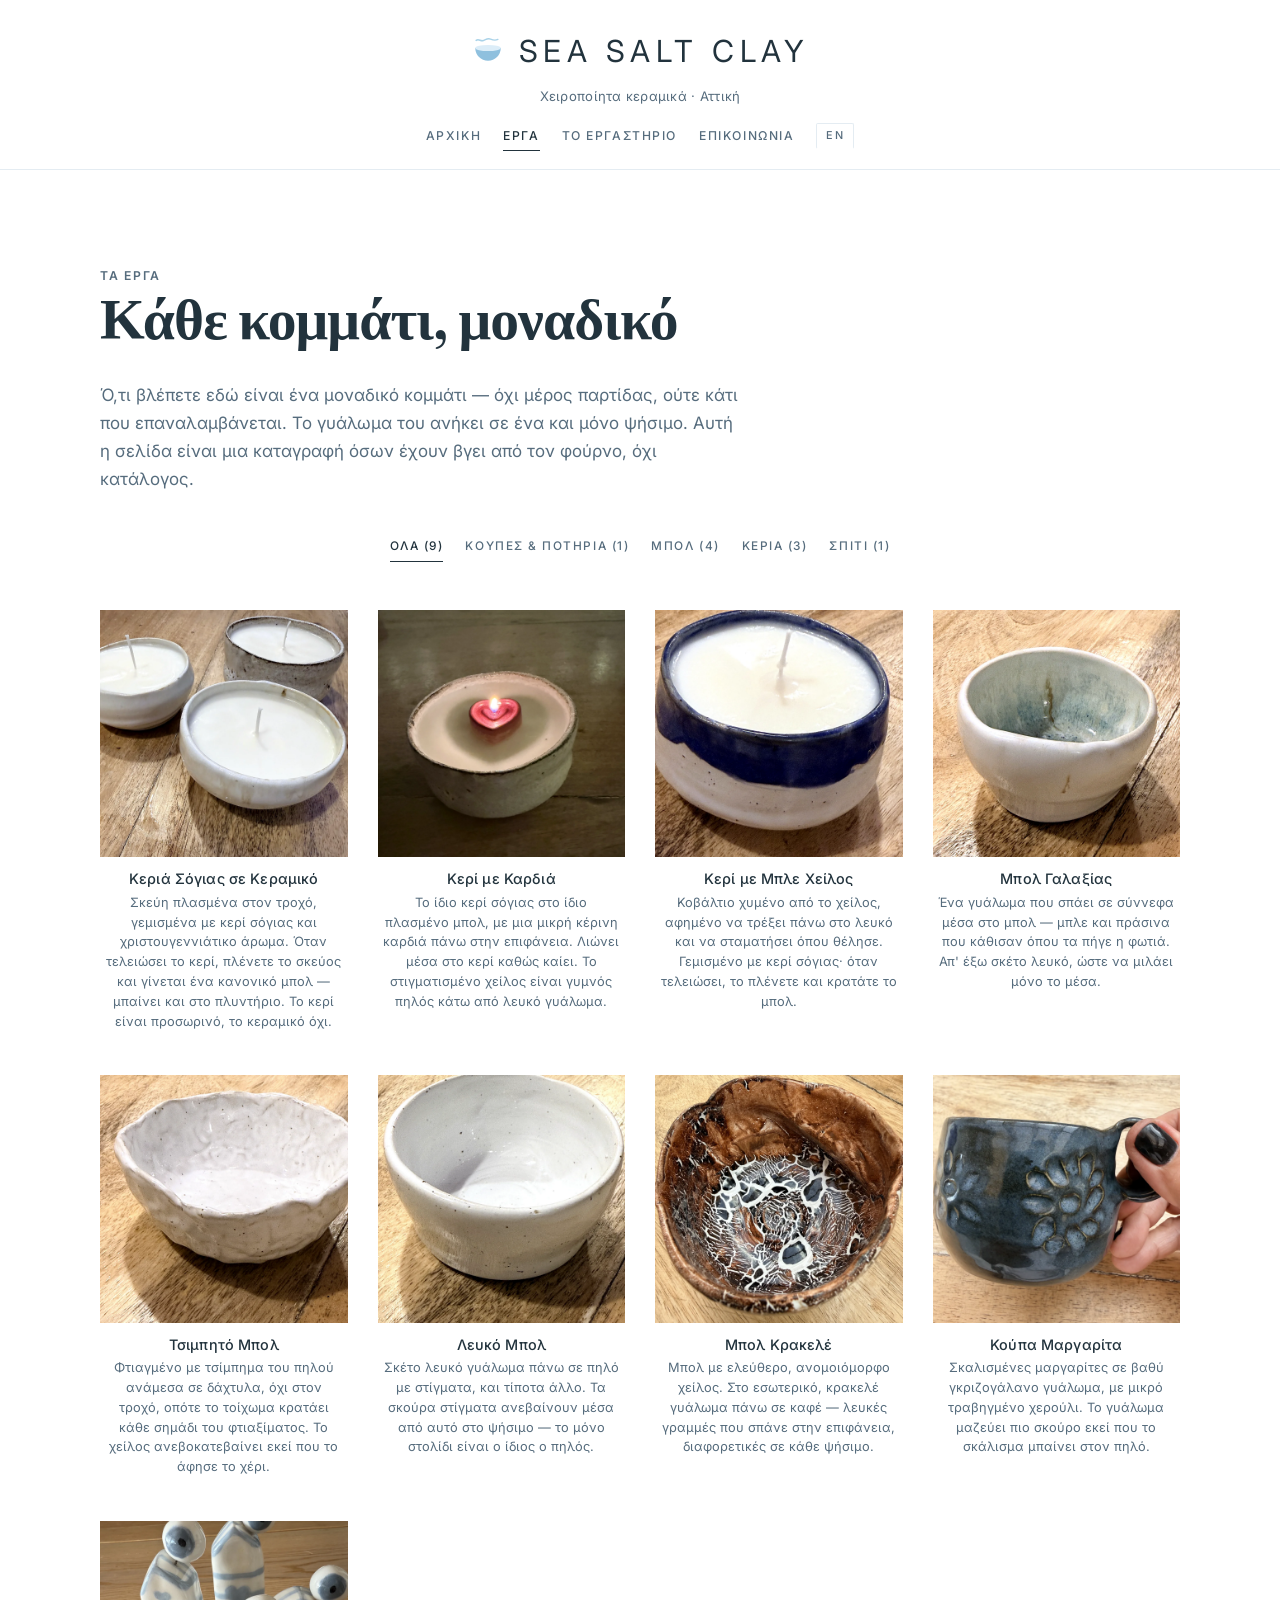
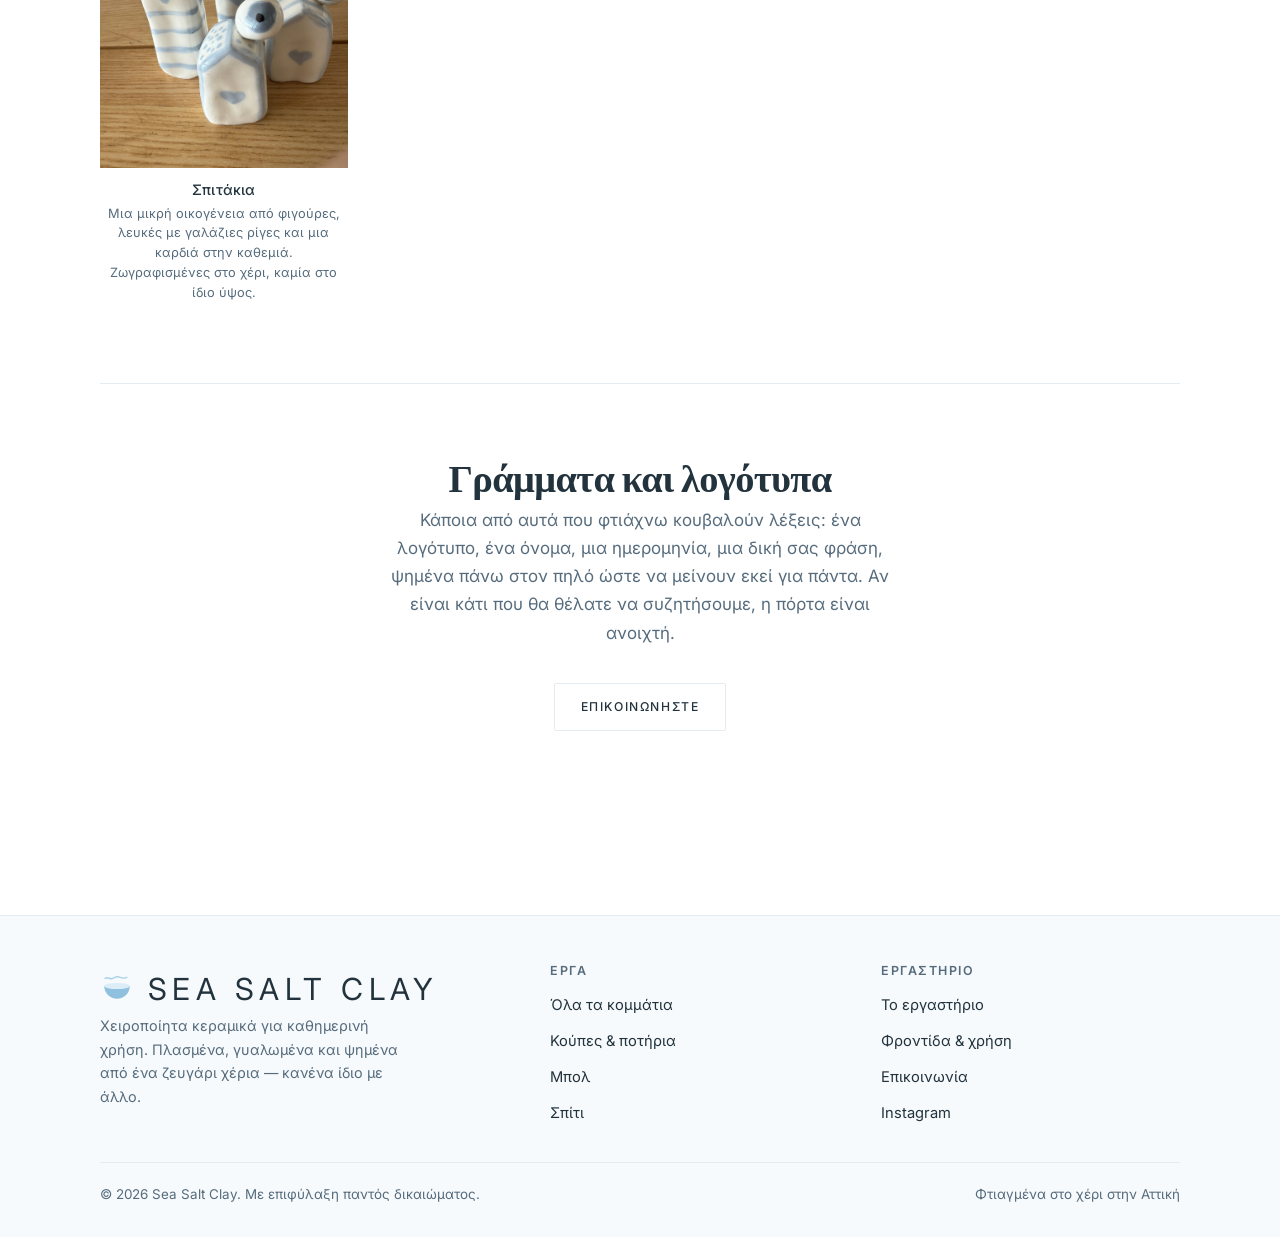
<file: el/work.html>
<!doctype html>
<html lang="el">
<head>
<meta charset="utf-8">
<meta name="viewport" content="width=device-width, initial-scale=1">
<title>Τα έργα — Sea Salt Clay</title>
<meta name="description" content="Μοναδικά χειροποίητα κεραμικά: κούπες, μπολ, βάζα, πιάτα. Κάθε κομμάτι υπάρχει μόνο μία φορά.">
<link rel="icon" href="../assets/img/logo.svg">
<link rel="preconnect" href="https://fonts.googleapis.com">
<link rel="preconnect" href="https://fonts.gstatic.com" crossorigin>
<link href="https://fonts.googleapis.com/css2?family=Fraunces:opsz,wght@9..144,400;9..144,600&family=Inter:wght@400;500;600&display=swap" rel="stylesheet">
<link rel="stylesheet" href="../css/styles.css">
<link rel="alternate" hreflang="en" href="../work.html">
<link rel="alternate" hreflang="el" href="work.html">
</head>
<body>
<a class="skip-link" href="#main">Στο περιεχόμενο</a>

<header class="site-header">
  <div class="wrap site-header__inner">
    <a class="brand" href="index.html">
      <svg class="brand__mark" viewBox="0 0 40 40" aria-hidden="true">
        <path d="M6 7.5c3.2-2.2 5.4 1.4 8.4.2S19.8 4.6 23 6s5.4 2 8.6.4" fill="none" stroke="#A9D2E8" stroke-width="1.7" stroke-linecap="round"/>
        <path d="M5 16.5h30c0 8.3-6.7 15-15 15s-15-6.7-15-15z" fill="#8FC0DE"/>
        <ellipse cx="20" cy="16.5" rx="15" ry="3.6" fill="#DCEDF8"/>
      </svg>
      Sea Salt Clay
    </a>
    <p class="brand__tag">Χειροποίητα κεραμικά · Αττική</p>
    <button class="nav-toggle" aria-expanded="false" aria-controls="nav" aria-label="Μενού">
      <svg width="20" height="20" viewBox="0 0 20 20" fill="none" stroke="currentColor" stroke-width="1.8" stroke-linecap="round"><path d="M3 6h14M3 10h14M3 14h14"/></svg>
    </button>
    <nav class="nav" id="nav">
      <a href="index.html">Αρχική</a>
      <a href="work.html" aria-current="page">Έργα</a>
      <a href="about.html">Το εργαστήριο</a>
      <a href="contact.html">Επικοινωνία</a>
      <a class="nav__lang" href="../index.html" hreflang="en" lang="en">EN</a>
    </nav>
  </div>
</header>

<main id="main">
  <section class="section wrap">
    <div class="section-head">
      <p class="eyebrow">Τα έργα</p>
      <h1>Κάθε κομμάτι, μοναδικό</h1>
      <p>Ό,τι βλέπετε εδώ είναι ένα μοναδικό κομμάτι — όχι μέρος παρτίδας, ούτε κάτι που επαναλαμβάνεται. Το γυάλωμα του ανήκει σε ένα και μόνο ψήσιμο. Αυτή η σελίδα είναι μια καταγραφή όσων έχουν βγει από τον φούρνο, όχι κατάλογος.</p>
    </div>

    <div class="filters" id="filters" role="group" aria-label="Φιλτράρισμα ανά κατηγορία"></div>

    <ul class="grid" id="work-grid"></ul>

    <div class="callout" style="margin-top:clamp(48px,7vw,80px)">
      <h2>Γράμματα και λογότυπα</h2>
      <p>Κάποια από αυτά που φτιάχνω κουβαλούν λέξεις: ένα λογότυπο, ένα όνομα, μια ημερομηνία, μια δική σας φράση, ψημένα πάνω στον πηλό ώστε να μείνουν εκεί για πάντα. Αν είναι κάτι που θα θέλατε να συζητήσουμε, η πόρτα είναι ανοιχτή.</p>
      <a class="btn btn--ghost" href="contact.html">Επικοινωνήστε</a>
    </div>
  </section>
</main>

<footer class="site-footer">
  <div class="wrap">
    <div class="site-footer__grid">
      <div>
        <a class="brand" href="index.html">
          <svg class="brand__mark" viewBox="0 0 40 40" aria-hidden="true">
            <path d="M6 7.5c3.2-2.2 5.4 1.4 8.4.2S19.8 4.6 23 6s5.4 2 8.6.4" fill="none" stroke="#A9D2E8" stroke-width="1.7" stroke-linecap="round"/>
            <path d="M5 16.5h30c0 8.3-6.7 15-15 15s-15-6.7-15-15z" fill="#8FC0DE"/>
            <ellipse cx="20" cy="16.5" rx="15" ry="3.6" fill="#DCEDF8"/>
          </svg>
          Sea Salt Clay
        </a>
        <p>Χειροποίητα κεραμικά για καθημερινή χρήση. Πλασμένα, γυαλωμένα και ψημένα από ένα ζευγάρι χέρια — κανένα ίδιο με άλλο.</p>
      </div>
      <div>
        <h4>Έργα</h4>
        <ul>
          <li><a href="work.html">Όλα τα κομμάτια</a></li>
          <li><a href="work.html#grid">Κούπες &amp; ποτήρια</a></li>
          <li><a href="work.html#grid">Μπολ</a></li>
          <li><a href="work.html#grid">Σπίτι</a></li>
        </ul>
      </div>
      <div>
        <h4>Εργαστήριο</h4>
        <ul>
          <li><a href="about.html">Το εργαστήριο</a></li>
          <li><a href="about.html#care">Φροντίδα &amp; χρήση</a></li>
          <li><a href="contact.html">Επικοινωνία</a></li>
          <li><a href="https://www.instagram.com/seasaltclay.gr/" rel="me noopener" target="_blank">Instagram</a></li>
        </ul>
      </div>
    </div>
    <div class="site-footer__base">
      <span>&copy; <span data-year>2026</span> Sea Salt Clay. Με επιφύλαξη παντός δικαιώματος.</span>
      <span>Φτιαγμένα στο χέρι στην Αττική</span>
    </div>
  </div>
</footer>

<script>window.SITE = { root: "../", lang: "el" };</script>
<script src="../js/products.js"></script>
<script src="../js/main.js"></script>
</body>
</html>
</file>
<file: css/styles.css>
/* ==========================================================================
   Sea Salt Clay — site styles
   Single stylesheet, no build step. Tokens live in :root.
   ========================================================================== */

:root {
  /* Palette: salt light and sea blue.
     The token names are unchanged from the earlier clay palette, so only
     these values move; --clay is now the deep blue that carries white
     text on buttons and links (4.8:1), while the pale blues stay for
     backgrounds, borders and the mark. */
  --cream:      #ffffff;
  --sand:       #f7fafc;
  --glaze:      #eaf2f7;
  --clay:       #36749a;
  --clay-dark:  #2a5c7c;
  --sea:        #a9d2e8;
  --sea-mid:    #8fc0de;
  --sea-dark:   #6fa8cc;
  --ink:        #22333d;
  --muted:      #566c7d;
  --line:       #e4ecf2;

  --bg:         var(--cream);
  --surface:    #ffffff;
  --text:       var(--ink);
  --text-muted: var(--muted);
  --accent:     var(--clay);
  --accent-ink: #fff;

  --font-display: "Fraunces", Georgia, "Times New Roman", serif;
  --font-body: "Inter", -apple-system, BlinkMacSystemFont, "Segoe UI", Roboto, Helvetica, Arial, sans-serif;

  --maxw: 1120px;
  --gutter: 20px;
  --radius: 14px;
  --radius-lg: 24px;
  --shadow: 0 1px 2px rgba(34, 51, 61, .05), 0 8px 24px rgba(34, 51, 61, .07);
  --shadow-lift: 0 2px 4px rgba(34, 51, 61, .06), 0 18px 40px rgba(34, 51, 61, .13);
  --transition: 180ms cubic-bezier(.4, 0, .2, 1);
}

@media (prefers-color-scheme: dark) {
  :root:not([data-theme="light"]) {
    --bg:         #11181d;
    --surface:    #11181d;
    --sand:       #18222a;
    --glaze:      #223039;
    --line:       #2c3d47;
    --text:       #e8f1f6;
    --text-muted: #9bb0be;
    --accent:     #8cc0e2;
    --accent-ink: #11191f;
    --sea:        #8fc0de;
  }
}

/* --------------------------------------------------------- base */

*, *::before, *::after { box-sizing: border-box; }

html { scroll-behavior: smooth; }

@media (prefers-reduced-motion: reduce) {
  html { scroll-behavior: auto; }
  *, *::before, *::after {
    animation-duration: .01ms !important;
    transition-duration: .01ms !important;
  }
}

body {
  margin: 0;
  background: var(--bg);
  color: var(--text);
  font-family: var(--font-body);
  font-size: 17px;
  line-height: 1.65;
  -webkit-font-smoothing: antialiased;
}

h1, h2, h3, h4 {
  font-family: var(--font-display);
  font-weight: 600;
  line-height: 1.15;
  letter-spacing: -.015em;
  margin: 0 0 .5em;
  color: var(--text);
}

h1 { font-size: clamp(2.3rem, 6vw, 3.6rem); }
h2 { font-size: clamp(1.7rem, 4vw, 2.4rem); }
h3 { font-size: 1.2rem; }

p { margin: 0 0 1rem; }

a { color: var(--accent); text-decoration-thickness: 1px; text-underline-offset: 3px; }
a:hover { color: var(--clay-dark); }

img, svg { max-width: 100%; display: block; }

:focus-visible {
  outline: 2px solid var(--accent);
  outline-offset: 3px;
  border-radius: 4px;
}

.skip-link {
  position: absolute;
  left: -9999px;
  top: 0;
  background: var(--accent);
  color: var(--accent-ink);
  padding: 10px 16px;
  z-index: 100;
  border-radius: 0 0 8px 0;
}
.skip-link:focus { left: 0; }

/* --------------------------------------------------------- layout */

.wrap {
  width: 100%;
  max-width: var(--maxw);
  margin-inline: auto;
  padding-inline: var(--gutter);
}

.section { padding-block: clamp(56px, 9vw, 96px); }
.section--tint { background: var(--sand); }

.section-head { max-width: 58ch; margin-bottom: 2.5rem; }
.section-head p { color: var(--text-muted); margin-bottom: 0; }

.eyebrow {
  font-size: .76rem;
  font-weight: 600;
  letter-spacing: .14em;
  text-transform: uppercase;
  color: var(--clay);
  margin: 0 0 .75rem;
}
@media (prefers-color-scheme: dark) {
  :root:not([data-theme="light"]) .eyebrow { color: var(--sea); }
}

/* --------------------------------------------------------- header */

.site-header {
  position: sticky;
  top: 0;
  z-index: 50;
  background: color-mix(in srgb, var(--bg) 88%, transparent);
  backdrop-filter: blur(10px);
  border-bottom: 1px solid var(--line);
}

.site-header__inner {
  display: flex;
  flex-direction: column;
  align-items: center;
  gap: 10px;
  padding-block: 26px 18px;
  position: relative;
}

.brand {
  display: inline-flex;
  align-items: center;
  gap: 14px;
  font-family: var(--font-body);
  font-size: clamp(1.3rem, 3.4vw, 1.9rem);
  font-weight: 400;
  letter-spacing: .18em;
  text-transform: uppercase;
  color: var(--text);
  text-decoration: none;
}

.brand__tag {
  margin: 0;
  font-size: .82rem;
  color: var(--text-muted);
  letter-spacing: .02em;
}
.brand:hover { color: var(--text); }
.brand__mark { width: 34px; height: 34px; flex: none; }

.nav { display: flex; align-items: center; gap: 4px; }

.nav { gap: 22px; margin-top: 4px; }

.nav a {
  color: var(--text-muted);
  text-decoration: none;
  font-size: .76rem;
  font-weight: 500;
  letter-spacing: .13em;
  text-transform: uppercase;
  padding: 4px 0;
  border-bottom: 1px solid transparent;
  transition: color var(--transition), border-color var(--transition);
}
.nav a:hover { color: var(--text); }
.nav a[aria-current="page"] { color: var(--text); border-bottom-color: var(--text); }

.nav-toggle {
  display: none;
  position: absolute;
  right: 0;
  top: 22px;
  background: none;
  border: 1px solid var(--line);
  border-radius: 10px;
  padding: 8px 10px;
  cursor: pointer;
  color: var(--text);
}

@media (max-width: 720px) {
  .nav-toggle { display: inline-flex; top: 18px; right: var(--gutter); }
  .site-header__inner { padding-block: 20px 16px; }
  .nav {
    position: absolute;
    inset: 100% 0 auto 0;
    flex-direction: column;
    align-items: stretch;
    gap: 2px;
    background: var(--surface);
    border-bottom: 1px solid var(--line);
    padding: 10px var(--gutter) 16px;
    display: none;
  }
  .nav[data-open="true"] { display: flex; }
  .nav a { padding: 12px 14px; border-radius: 10px; }
}

/* --------------------------------------------------------- buttons */

.btn {
  display: inline-flex;
  align-items: center;
  justify-content: center;
  gap: 8px;
  padding: 13px 26px;
  border-radius: 2px;
  border: 1px solid transparent;
  font: inherit;
  font-size: .76rem;
  font-weight: 500;
  letter-spacing: .13em;
  text-transform: uppercase;
  text-decoration: none;
  cursor: pointer;
  transition: transform var(--transition), background var(--transition), border-color var(--transition);
}
.btn:active { transform: translateY(1px); }

.btn--primary { background: var(--accent); color: var(--accent-ink); }
.btn--primary:hover { background: var(--clay-dark); color: var(--accent-ink); }

.btn--ghost { background: transparent; color: var(--text); border-color: var(--line); }
.btn--ghost:hover { background: var(--glaze); color: var(--text); }

/* --------------------------------------------------------- hero */

.hero { padding-block: clamp(48px, 8vw, 88px) clamp(56px, 9vw, 96px); }

.hero__grid {
  display: grid;
  grid-template-columns: 1.05fr .95fr;
  gap: clamp(28px, 5vw, 64px);
  align-items: center;
}

.hero__lede {
  font-size: clamp(1.05rem, 1.6vw, 1.2rem);
  color: var(--text-muted);
  max-width: 46ch;
}

.hero__actions { display: flex; flex-wrap: wrap; gap: 12px; margin-top: 1.75rem; }

.hero__meta {
  display: flex;
  flex-wrap: wrap;
  gap: 8px 22px;
  margin-top: 2.25rem;
  padding-top: 1.5rem;
  border-top: 1px solid var(--line);
  font-size: .88rem;
  color: var(--text-muted);
}
.hero__meta span { display: inline-flex; align-items: center; gap: 7px; }
.hero__meta span::before {
  content: "";
  width: 6px; height: 6px;
  border-radius: 50%;
  background: var(--sea);
  flex: none;
}

.hero__art {
  position: relative;
  aspect-ratio: 1 / 1;
  border-radius: 0;
  background:
    radial-gradient(120% 90% at 70% 15%, color-mix(in srgb, var(--sea) 26%, transparent), transparent 62%),
    linear-gradient(160deg, var(--glaze), var(--sand));
  border: 0;
  display: grid;
  place-items: center;
  padding: 0;
  overflow: hidden;
}
.hero__art img { width: 100%; height: 100%; object-fit: cover; }

@media (max-width: 860px) {
  .hero__grid { grid-template-columns: 1fr; }
  .hero__art { order: -1; aspect-ratio: 4 / 3; padding: 6%; }
}

/* --------------------------------------------------------- product grid */

.grid {
  display: grid;
  grid-template-columns: repeat(auto-fill, minmax(215px, 1fr));
  gap: clamp(24px, 3.4vw, 44px) clamp(18px, 2.4vw, 30px);
  list-style: none;
  margin: 0;
  padding: 0;
}

.card {
  background: none;
  border: 0;
  display: flex;
  flex-direction: column;
}
.card__media { transition: opacity var(--transition); }
.card:hover .card__media { opacity: .88; }

.card__media {
  aspect-ratio: 1 / 1;
  background: var(--sand);
  display: grid;
  place-items: center;
  position: relative;
  overflow: hidden;
}
.card__media img { width: 100%; height: 100%; object-fit: contain; }

.card__tag {
  position: absolute;
  top: 10px; left: 10px;
  background: var(--surface);
  border: 1px solid var(--line);
  color: var(--text-muted);
  font-size: .7rem;
  font-weight: 600;
  letter-spacing: .08em;
  text-transform: uppercase;
  padding: 4px 10px;
  border-radius: 999px;
}
.card__tag--sold { background: var(--ink); color: var(--cream); border-color: var(--ink); }

.card__body {
  padding: 14px 4px 0;
  display: flex;
  flex-direction: column;
  gap: 5px;
  text-align: center;
}
.card__name {
  font-family: var(--font-body);
  font-size: .9rem;
  font-weight: 500;
  letter-spacing: .01em;
  margin: 0;
}
.card__desc { font-size: .8rem; line-height: 1.55; color: var(--text-muted); margin: 0; }
.card__foot {
  margin-top: auto;
  display: flex;
  align-items: center;
  justify-content: space-between;
  gap: 10px;
  padding-top: 10px;
  border-top: 1px solid var(--line);
}
.card__price { font-weight: 600; font-size: 1rem; }
.card__price--sold { color: var(--text-muted); text-decoration: line-through; }
.card__link { font-size: .88rem; font-weight: 600; text-decoration: none; }
.card__link[aria-disabled="true"] { color: var(--text-muted); pointer-events: none; }

/* --------------------------------------------------------- filters */

.filters {
  display: flex;
  flex-wrap: wrap;
  justify-content: center;
  gap: 22px;
  margin-bottom: 3rem;
}
.filter {
  background: none;
  border: 0;
  border-bottom: 1px solid transparent;
  color: var(--text-muted);
  padding: 4px 0;
  font: inherit;
  font-size: .74rem;
  font-weight: 500;
  letter-spacing: .13em;
  text-transform: uppercase;
  cursor: pointer;
  transition: color var(--transition), border-color var(--transition);
}
.filter:hover { color: var(--text); }
.filter[aria-pressed="true"] { color: var(--text); border-bottom-color: var(--text); }
@media (prefers-color-scheme: dark) {
  :root:not([data-theme="light"]) .filter[aria-pressed="true"] {
    background: var(--accent); border-color: var(--accent); color: var(--accent-ink);
  }
}

.grid-empty {
  color: var(--text-muted);
  padding: 2rem 0;
}

/* --------------------------------------------------------- feature rows */

.split {
  display: grid;
  grid-template-columns: 1fr 1fr;
  gap: clamp(28px, 5vw, 64px);
  align-items: center;
}
.split__art {
  aspect-ratio: 5 / 4;
  border-radius: 0;
  background: var(--sand);
  border: 0;
  display: grid;
  place-items: center;
  padding: 0;
  overflow: hidden;
}
.split__art img { width: 100%; height: 100%; object-fit: cover; }
@media (max-width: 800px) { .split { grid-template-columns: 1fr; } }

.steps {
  counter-reset: step;
  display: grid;
  grid-template-columns: repeat(auto-fit, minmax(210px, 1fr));
  gap: clamp(20px, 3vw, 36px);
  list-style: none;
  margin: 0;
  padding: 0;
}
.steps li { counter-increment: step; }
.steps li::before {
  content: counter(step, decimal-leading-zero);
  display: block;
  font-family: var(--font-display);
  font-size: 1.6rem;
  color: var(--accent);
  margin-bottom: .4rem;
}
.steps h3 { margin-bottom: .35rem; }
.steps p { color: var(--text-muted); font-size: .92rem; margin: 0; }

/* --------------------------------------------------------- prose + faq */

.prose { max-width: 66ch; }
.prose h2 { margin-top: 2.5rem; }
.prose h2:first-child { margin-top: 0; }
.prose ul { padding-left: 1.2em; color: var(--text-muted); }
.prose li { margin-bottom: .4rem; }

details.faq {
  border-bottom: 1px solid var(--line);
  padding: 4px 0;
}
details.faq summary {
  cursor: pointer;
  list-style: none;
  padding: 14px 32px 14px 0;
  font-weight: 600;
  position: relative;
}
details.faq summary::-webkit-details-marker { display: none; }
details.faq summary::after {
  content: "+";
  position: absolute;
  right: 6px; top: 50%;
  transform: translateY(-50%);
  font-size: 1.3rem;
  color: var(--text-muted);
  font-weight: 400;
}
details.faq[open] summary::after { content: "–"; }
details.faq p { color: var(--text-muted); margin: 0 0 14px; max-width: 62ch; }

/* --------------------------------------------------------- forms */

.form { display: grid; gap: 16px; max-width: 520px; }
.field { display: grid; gap: 6px; }
.field label { font-size: .88rem; font-weight: 600; }
.field input, .field textarea, .field select {
  font: inherit;
  color: var(--text);
  background: var(--surface);
  border: 1px solid var(--line);
  border-radius: 10px;
  padding: 11px 13px;
  width: 100%;
  transition: border-color var(--transition);
}
.field input:focus, .field textarea:focus, .field select:focus { border-color: var(--accent); }
.field textarea { min-height: 130px; resize: vertical; }
.field small { color: var(--text-muted); font-size: .8rem; }

.form-note {
  font-size: .86rem;
  color: var(--text-muted);
  background: var(--sand);
  border: 1px dashed var(--line);
  border-radius: 10px;
  padding: 12px 14px;
}

/* --------------------------------------------------------- misc blocks */

.callout {
  background: none;
  border: 0;
  border-top: 1px solid var(--line);
  border-radius: 0;
  padding: clamp(40px, 6vw, 72px) 0 0;
  text-align: center;
}
.callout h2 { margin-bottom: .4rem; }
.callout p { color: var(--text-muted); max-width: 48ch; margin-inline: auto; }
.callout .btn { margin-top: 1.25rem; }

.info-list { list-style: none; margin: 0; padding: 0; display: grid; gap: 18px; }
.info-list dt, .info-list strong { display: block; font-weight: 600; margin-bottom: 2px; }
.info-list span, .info-list p { color: var(--text-muted); font-size: .92rem; margin: 0; }

/* --------------------------------------------------------- footer */

.site-footer {
  border-top: 1px solid var(--line);
  background: var(--sand);
  padding-block: 48px 32px;
  margin-top: clamp(48px, 8vw, 88px);
}
.site-footer__grid {
  display: grid;
  grid-template-columns: 1.4fr 1fr 1fr;
  gap: 32px;
}
.site-footer p { color: var(--text-muted); font-size: .9rem; max-width: 34ch; }
.site-footer h4 { font-family: var(--font-body); font-size: .78rem; letter-spacing: .12em; text-transform: uppercase; color: var(--text-muted); margin-bottom: .75rem; }
.site-footer ul { list-style: none; margin: 0; padding: 0; display: grid; gap: 8px; }
.site-footer ul a { color: var(--text); text-decoration: none; font-size: .92rem; }
.site-footer ul a:hover { text-decoration: underline; }
.site-footer__base {
  margin-top: 36px;
  padding-top: 20px;
  border-top: 1px solid var(--line);
  display: flex;
  flex-wrap: wrap;
  gap: 8px 20px;
  justify-content: space-between;
  font-size: .84rem;
  color: var(--text-muted);
}
@media (max-width: 720px) {
  .site-footer__grid { grid-template-columns: 1fr 1fr; }
  .site-footer__grid > :first-child { grid-column: 1 / -1; }
}

/* --------------------------------------------------------- language switch */

.nav__lang {
  border: 1px solid var(--line);
  border-radius: 2px;
  padding: 3px 9px !important;
  font-size: .68rem !important;
  color: var(--text-muted) !important;
}
.nav__lang[aria-current], .nav__lang:hover { border-color: var(--text); }
.nav__lang:hover { background: var(--glaze); color: var(--text) !important; }

@media (max-width: 720px) {
  .nav__lang {
    margin-left: 0;
    margin-top: 8px;
    text-align: center;
    border-radius: 10px !important;
  }
}

/* --------------------------------------------------- photographs in cards */

.card__media--photo {
  padding: 0;
  aspect-ratio: 1 / 1;
  background: var(--sand);
  border-radius: 0;
}
.card__media--photo img {
  width: 100%;
  height: 100%;
  object-fit: cover;
}

/* A photograph fills the hero and split frames too, rather than sitting
   inside them the way the illustrations do. */
.hero__art--photo,
.split__art--photo { padding: 0; overflow: hidden; }
.hero__art--photo img,
.split__art--photo img { width: 100%; height: 100%; object-fit: cover; }
</file>
